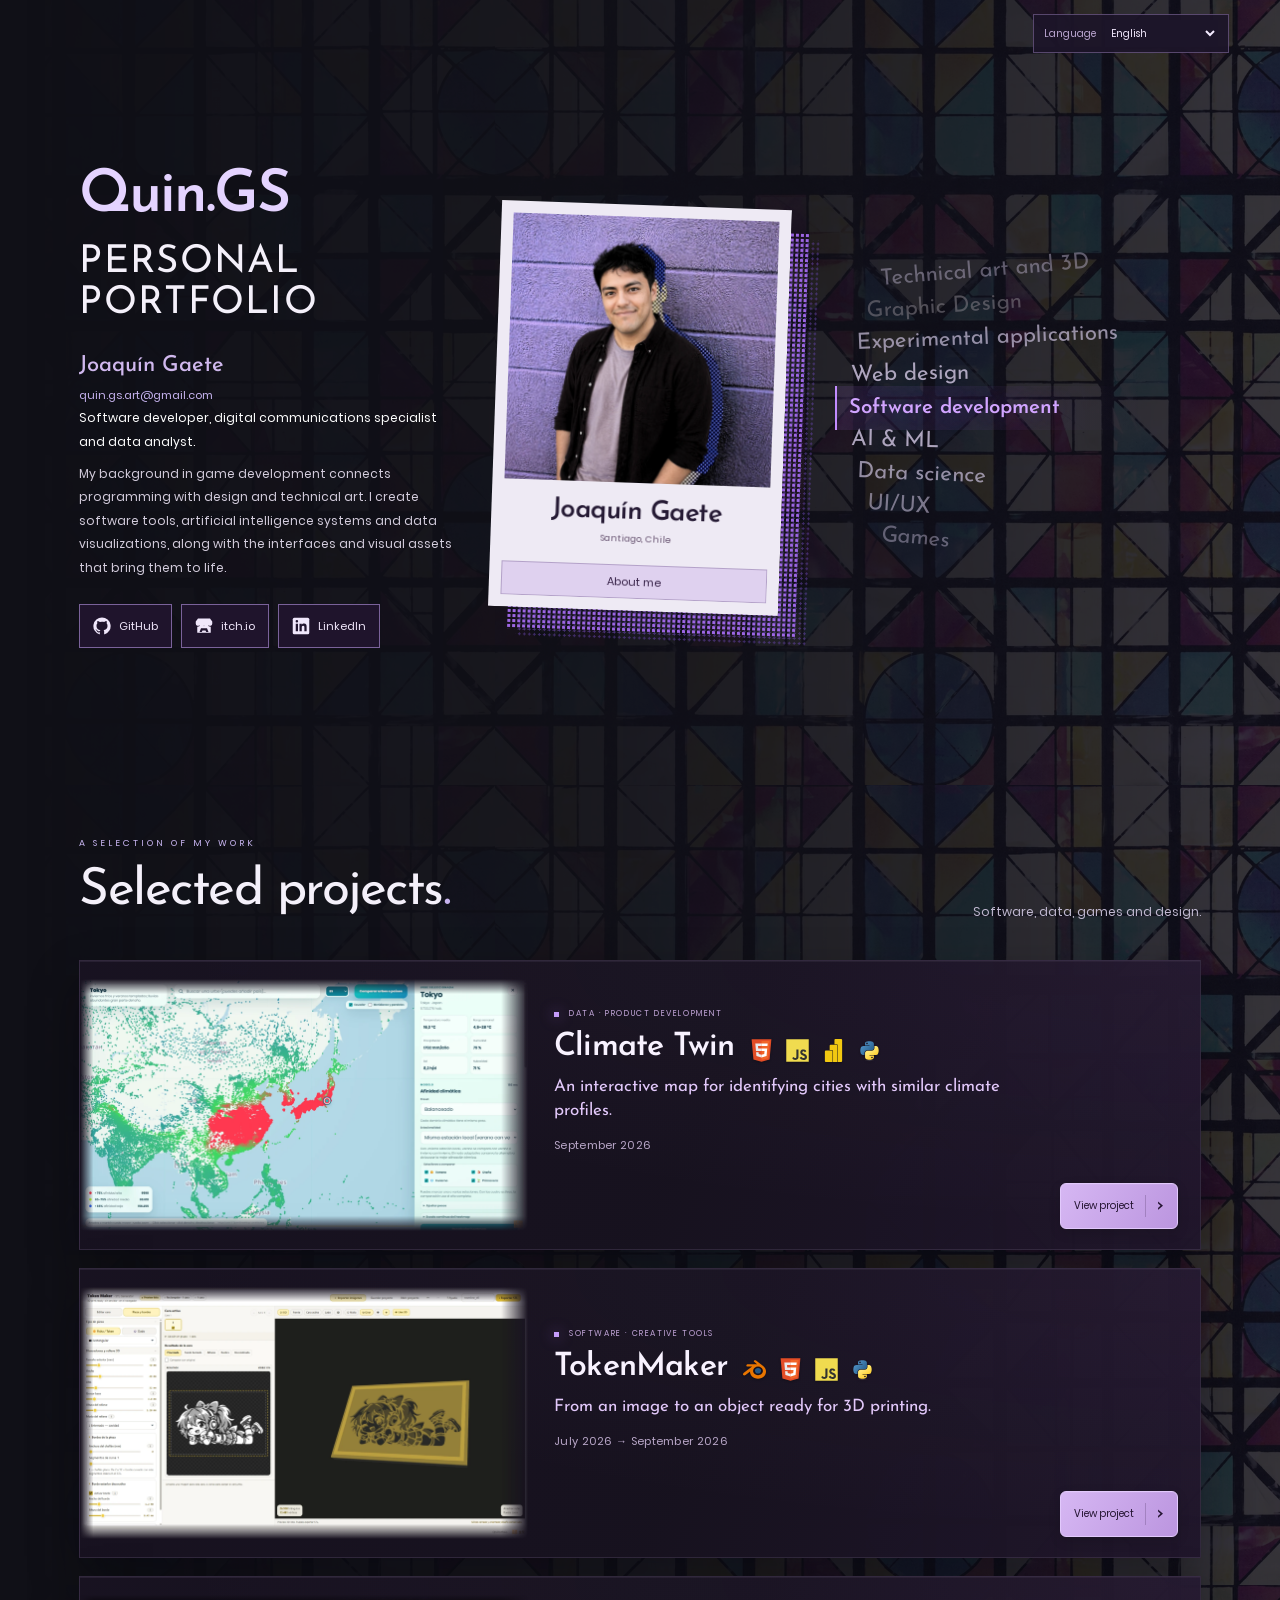
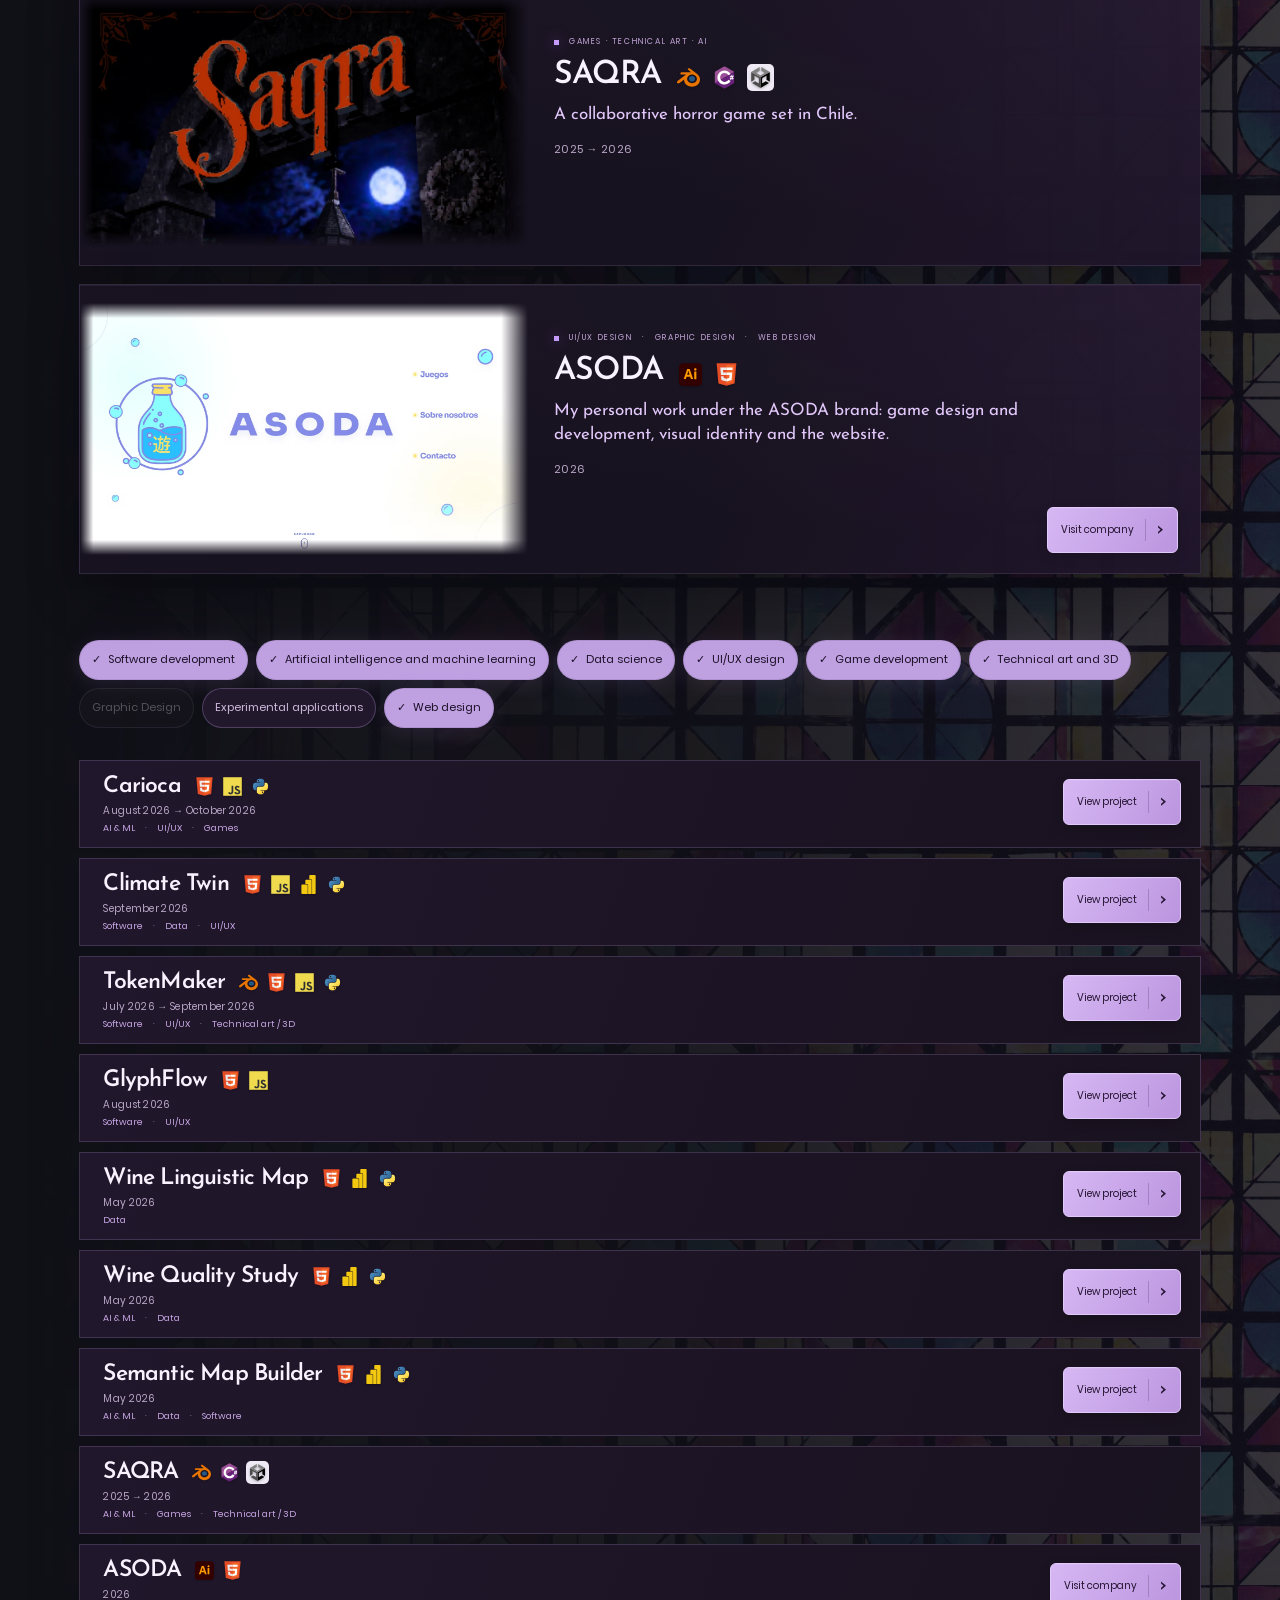
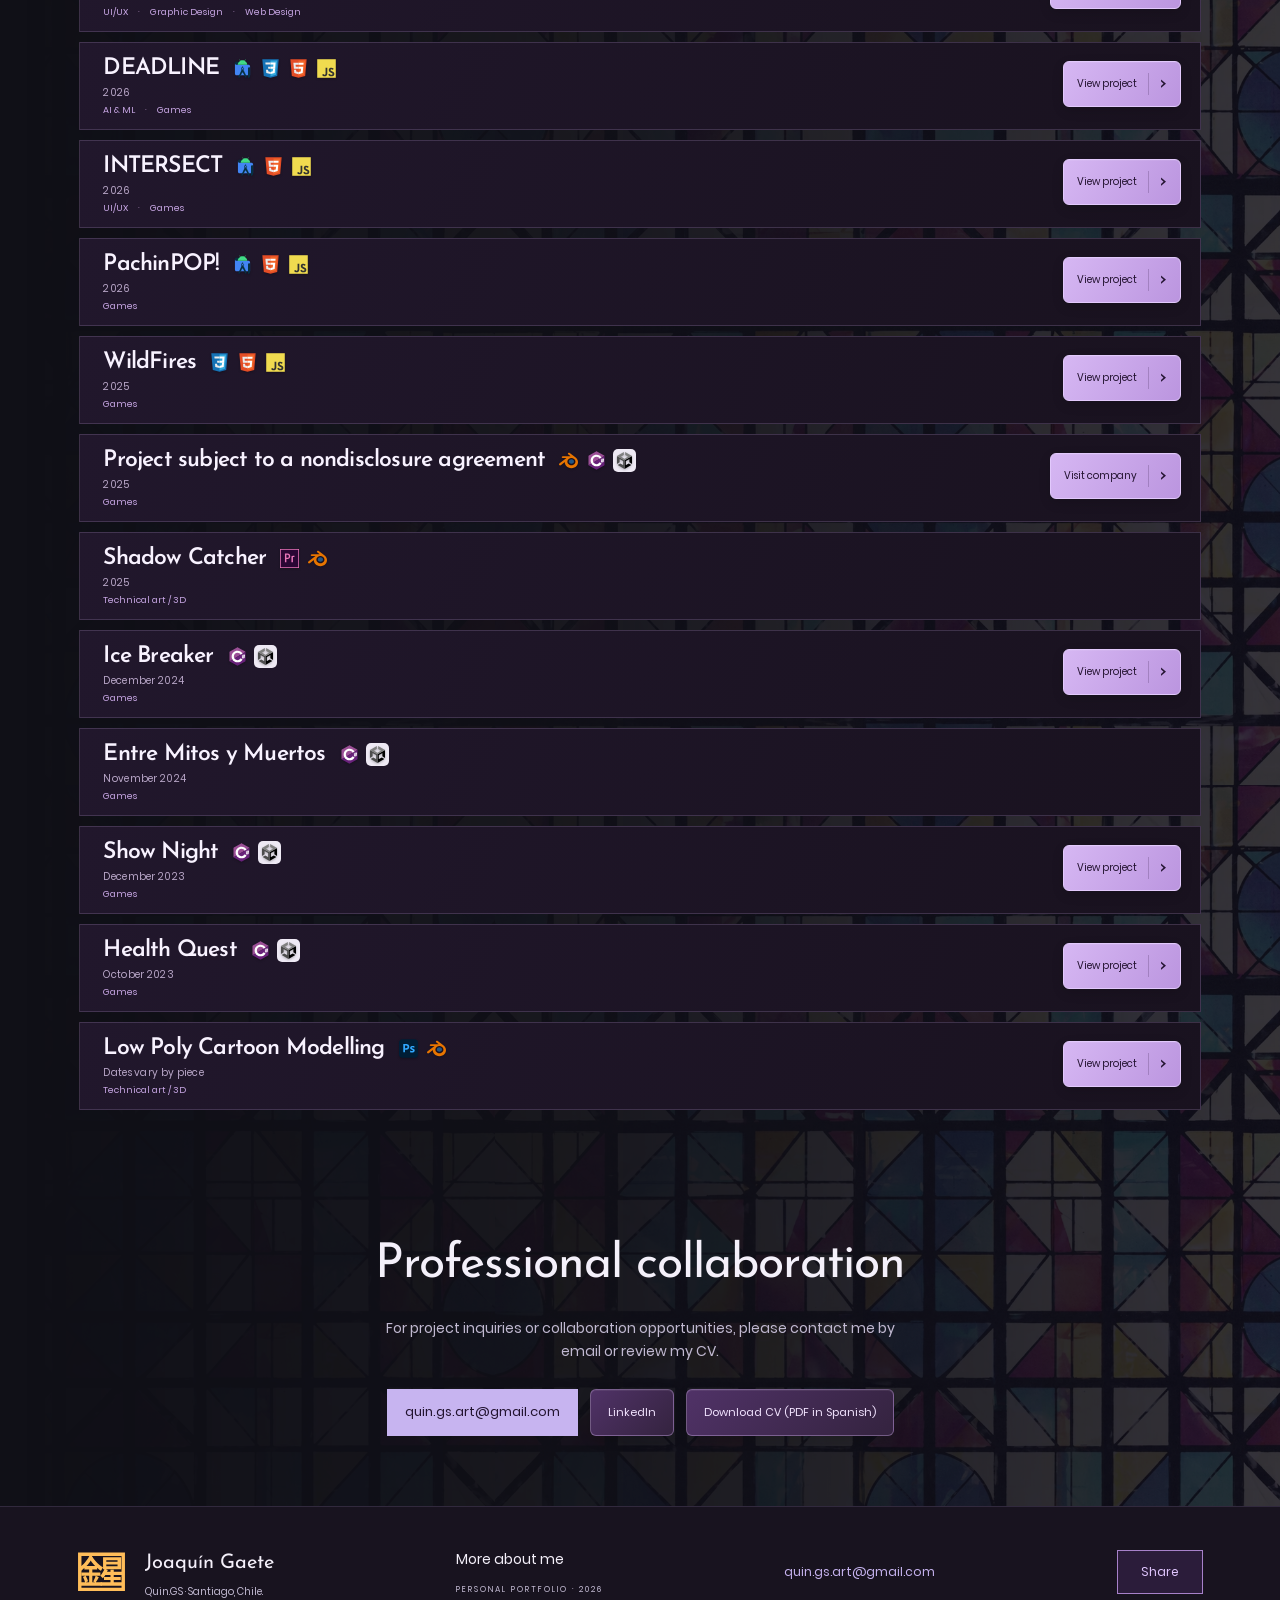
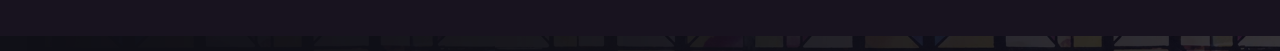
<file: index.html>
<!DOCTYPE html>

<html lang="es">
<head>
<meta charset="utf-8"/><meta content="width=device-width, initial-scale=1, viewport-fit=cover" name="viewport"/>
<title data-i18n="text.001">Quin.GS · Joaquín Gaete</title>
<meta content="Quin.GS, portafolio de Joaquín Gaete. Desarrollo de software, videojuegos, análisis de datos y diseño." data-i18n-content="text.077" name="description"/>
<meta name="theme-color" content="#101017"/><meta property="og:type" content="website"/><meta property="og:title" content="Quin.GS · Joaquín Gaete"/><meta property="og:description" content="Quin.GS, portafolio de Joaquín Gaete. Desarrollo de software, videojuegos, análisis de datos y diseño." data-i18n-content="text.077"/><meta property="og:image" content="https://kingaetes.github.io/Qn.Portfolio/assets/portrait.webp"/><meta property="og:url" content="https://kingaetes.github.io/Qn.Portfolio/"/><meta name="twitter:card" content="summary"/><link href="assets/kinsei.svg" rel="icon" type="image/svg+xml"/><link href="styles.css" rel="stylesheet"/><link href="interacciones.css" rel="stylesheet"/><link href="portada.css" rel="stylesheet"/><script defer="" src="i18n/catalog.generated.js"></script><script defer="" src="i18n/i18n.js"></script><script defer="" src="interacciones.js"></script>
<link href="i18n/i18n.css" rel="stylesheet"/><script defer="" src="projects.js"></script><script defer="" src="details.js"></script><script defer="" src="project-panels.js"></script><link href="project-panels.css" rel="stylesheet"/><link href="project-art-direction.css" rel="stylesheet"/><link href="catalog-refinement.css" rel="stylesheet"/><link href="mobile.css" rel="stylesheet"/></head>
<body class="landing">
<a class="skip" data-i18n="text.002" href="#contenido"></a>
<header aria-hidden="true" class="scroll-nav" id="scroll-nav" inert=""><button aria-controls="header-areas" aria-expanded="false" class="menu-toggle"><span data-i18n="text.003"></span><span data-i18n="text.004"></span></button><nav aria-label="" data-i18n-aria-label="text.078" id="header-areas"><a data-i18n="text.005" href="explorar.html?area=software"></a><a data-i18n="area.ia.short" href="explorar.html?area=ia"></a><a data-i18n="text.171" href="explorar.html?area=datos"></a><a data-i18n="area.ux.short" href="explorar.html?area=ux"></a><a data-i18n="area.juegos.short" href="explorar.html?area=juegos"></a><a data-i18n="text.176" href="explorar.html?area=3d"></a><a aria-disabled="true" data-disabled-area="grafico" data-i18n="text.178" tabindex="-1"></a><a data-i18n="area.apps" href="explorar.html?area=apps"></a><a data-i18n="area.web" href="explorar.html?area=web"></a></nav></header>
<div aria-hidden="true" class="gam page-gam"></div><main id="contenido">
<section aria-labelledby="nombre" class="hero">
<div class="hero-inner">
<div class="intro">
<p class="portfolio-name" data-i18n="text.012"></p><p class="portfolio-title" data-i18n="text.091"></p>
<div class="identity"><h1 data-i18n="text.015" id="nombre"></h1><a class="contact-email" data-i18n="contact.email" href="mailto:quin.gs.art@gmail.com"></a></div>
<p class="bio"><strong data-i18n="text.016"></strong><span data-i18n="text.017"></span></p>
<div aria-label="" class="socials" data-i18n-aria-label="text.079"><a href="https://github.com/KinGaetes" rel="noopener" target="_blank"><svg aria-hidden="true" viewbox="0 0 24 24"><path d="M12 .7a11.5 11.5 0 0 0-3.64 22.41c.58.11.79-.25.79-.55v-2.14c-3.21.7-3.89-1.36-3.89-1.36-.52-1.34-1.28-1.7-1.28-1.7-1.05-.72.08-.71.08-.71 1.16.08 1.77 1.19 1.77 1.19 1.03 1.77 2.7 1.26 3.36.97.1-.75.4-1.26.73-1.55-2.56-.29-5.25-1.28-5.25-5.69 0-1.26.45-2.29 1.19-3.1-.12-.29-.52-1.46.11-3.05 0 0 .97-.31 3.16 1.18A11 11 0 0 1 12 6.21c.98 0 1.96.13 2.88.39 2.19-1.49 3.15-1.18 3.15-1.18.63 1.59.24 2.76.12 3.05.74.81 1.18 1.84 1.18 3.1 0 4.42-2.69 5.39-5.26 5.68.42.36.79 1.06.79 2.14v3.17c0 .3.21.67.8.55A11.5 11.5 0 0 0 12 .7Z" fill="currentColor"></path></svg><span data-i18n="text.018"></span></a><a href="https://quin-gs.itch.io/" rel="noopener" target="_blank"><svg aria-hidden="true" viewbox="0 0 24 24"><path d="M4 2h16l3 4v3a3 3 0 0 1-5 2 3 3 0 0 1-6 0 3 3 0 0 1-6 0 3 3 0 0 1-5-2V6zm-1 11a4 4 0 0 0 3-1 4 4 0 0 0 6 0 4 4 0 0 0 6 0 4 4 0 0 0 3 1v8H3z" fill="currentColor"></path><path d="M8 15h8l2 5h-3l-1-2h-4l-1 2H6z" fill="#21152f"></path></svg><span data-i18n="text.019"></span></a><a href="https://www.linkedin.com/in/joaqu%C3%ADn-gaete-9970b5322/" rel="noopener" target="_blank"><svg aria-hidden="true" viewbox="0 0 24 24"><rect fill="currentColor" height="22" rx="2" width="22" x="1" y="1"></rect><path d="M5 9h3v10H5zm1.5-5a1.7 1.7 0 1 1 0 3.4 1.7 1.7 0 0 1 0-3.4M10 9h3v1.4c.7-1 1.5-1.7 3-1.7 3 0 3.5 2 3.5 4.6V19h-3v-5c0-1.3 0-2.5-1.6-2.5s-1.9 1.2-1.9 2.4V19h-3z" fill="#21152f"></path></svg><span data-i18n="text.020"></span></a></div>
</div>
<div class="portrait" id="portrait">
<div aria-hidden="true" class="photo-shadow"></div><div class="photo-parallax"><div class="photo-card" id="photo-card">
<div class="photo-front photo-face" id="photo-front">
<button aria-label="" class="photo-flip-surface" data-i18n-aria-label="text.080" id="flip-photo">
<img alt="" data-i18n-alt="text.015" fetchpriority="high" height="1080" src="assets/portrait.webp" width="1080"/>
<span class="photo-caption"><span data-i18n="text.015"></span><span data-i18n="text.021"></span></span>
</button>
<a class="photo-about" data-i18n="text.022" href="explorar.html?area=sobre-mi"></a>
</div>
<div aria-hidden="true" class="photo-back photo-face" id="photo-back" inert="">
<p class="back-brand"><span data-i18n="text.012"></span><img alt="" data-i18n-alt="text.081" src="assets/kinsei.svg"/></p>
<p class="back-name" data-i18n="text.015"></p>
<p class="back-roles"><span data-i18n="text.023"></span><br/><span data-i18n="text.024"></span><br/><span data-i18n="text.025"></span></p>
<p class="back-location" data-i18n="text.021"></p>
<button class="primary-button" id="read-cv"><span data-i18n="text.026"></span><span></span></button>
<button aria-label="" class="flip-return" data-i18n-aria-label="text.082" id="flip-back">↶</button>
</div>
</div></div>
</div>
<nav aria-label="" class="wheel-section" data-i18n-aria-label="text.083"><div aria-label="" class="option-wheel" data-i18n-aria-label="text.078" id="option-wheel" tabindex="0"><a class="wheel-item" data-active="true" data-key="software" href="explorar.html?area=software"><span data-i18n="text.005" data-label-full="text.005" data-label-short="text.005"></span></a><a class="wheel-item" data-active="false" data-key="ia" href="explorar.html?area=ia"><span data-i18n="area.ia.short" data-label-full="area.ia.short" data-label-short="area.ia.short"></span></a><a class="wheel-item" data-active="false" data-key="datos" href="explorar.html?area=datos"><span data-i18n="text.171" data-label-full="text.171" data-label-short="text.171"></span></a><a class="wheel-item" data-active="false" data-key="ux" href="explorar.html?area=ux"><span data-i18n="text.008" data-label-full="text.008" data-label-short="area.ux.short"></span></a><a class="wheel-item" data-active="false" data-key="juegos" href="explorar.html?area=juegos"><span data-i18n="text.174" data-label-full="text.174" data-label-short="area.juegos.short"></span></a><a class="wheel-item" data-active="false" data-key="3d" href="explorar.html?area=3d"><span data-i18n="text.176" data-label-full="text.176" data-label-short="text.176"></span></a><a aria-disabled="true" class="wheel-item" data-active="false" data-disabled-area="grafico" data-key="grafico" tabindex="-1"><span data-i18n="text.178" data-label-full="text.178" data-label-short="text.178"></span></a><a class="wheel-item" data-active="false" data-key="apps" href="explorar.html?area=apps"><span data-i18n="area.apps" data-label-full="area.apps" data-label-short="area.apps"></span></a><a class="wheel-item" data-active="false" data-key="web" href="explorar.html?area=web"><span data-i18n="area.web" data-label-full="area.web" data-label-short="area.web"></span></a></div></nav>
</div>
</section>
<section aria-labelledby="seleccion" class="selected">
<div class="section-heading"><div><p class="eyebrow" data-i18n="text.028"></p><h2 id="seleccion"><span data-i18n="text.029"></span><span>.</span></h2></div><p data-i18n="text.030"></p></div>
<div class="projects" id="featured-projects"></div>
<section id="inline-catalog"></section>
</section>
<section aria-labelledby="contacto" class="contact-cta"><h2 data-i18n="contact.title" id="contacto"></h2><p data-i18n="contact.text"></p><div class="contact-actions"><a class="primary-button" href="mailto:quin.gs.art@gmail.com"><span class="contact-email" data-i18n="contact.email"></span></a><a class="project-action" data-i18n="text.020" href="https://www.linkedin.com/in/joaqu%C3%ADn-gaete-9970b5322/" rel="noopener" target="_blank"></a><a class="project-action" data-i18n="cv.download" href="assets/CV_JoaquinGaete.pdf" rel="noopener" target="_blank"></a></div></section></main>
<footer><div class="footer-brand"><img alt="" data-i18n-alt="text.081" src="assets/kinsei.svg"/><p><span data-i18n="text.015"></span><span data-i18n="text.049"></span></p></div><div><a data-i18n="text.050" href="explorar.html?area=sobre-mi"></a><small data-i18n="text.051"></small></div><a class="contact-email footer-email" data-i18n="contact.email" href="mailto:quin.gs.art@gmail.com"></a></footer>
<dialog aria-labelledby="cv-title" id="cv-dialog">
<div class="cv-header"><div><p class="eyebrow" data-i18n="text.052"></p><h2 data-i18n="text.015" id="cv-title"></h2><p data-i18n="text.021"></p></div><button aria-label="" autofocus="" class="close-dialog" data-i18n="text.053" data-i18n-aria-label="text.089" id="close-cv"></button></div>
<div class="cv-body">
<a class="primary-button cv-download" href="assets/CV_JoaquinGaete.pdf" rel="noopener" target="_blank"><span data-i18n="cv.download"></span><span data-i18n="text.055"></span></a>
<section aria-labelledby="summary-title" class="cv-summary"><h3 data-i18n="text.056" id="summary-title"></h3><p data-i18n="text.057"></p>
<dl><div><dt data-i18n="text.058"></dt><dd data-i18n="text.059"></dd></div><div><dt data-i18n="text.060"></dt><dd data-i18n="text.061"></dd></div><div><dt data-i18n="text.062"></dt><dd data-i18n="text.063"></dd></div></dl></section>
<section aria-labelledby="cert-title" class="cv-certificates"><div class="cert-heading"><h3 data-i18n="text.064" id="cert-title"></h3><span data-i18n="text.065"></span></div><p class="cert-source" data-i18n="text.066"></p>
<div aria-label="" class="credential-scroll" data-i18n-aria-label="text.090" role="region" tabindex="0">
<article><span data-i18n="text.067"></span><h4 data-i18n="text.068"></h4></article>
<article><span data-i18n="text.067"></span><h4 data-i18n="text.069"></h4></article>
<article><span data-i18n="text.070"></span><h4 data-i18n="text.071"></h4></article>
<article><span data-i18n="text.072"></span><h4 data-i18n="text.073"></h4></article>
<article><span data-i18n="text.074"></span><h4 data-i18n="text.075"></h4></article>
</div>
<a class="linkedin-credentials" data-i18n="text.076" href="https://www.linkedin.com/in/joaqu%C3%ADn-gaete-9970b5322/details/certifications/" rel="noopener" target="_blank"></a>
</section>
</div>
</dialog>
</body></html>
</file>
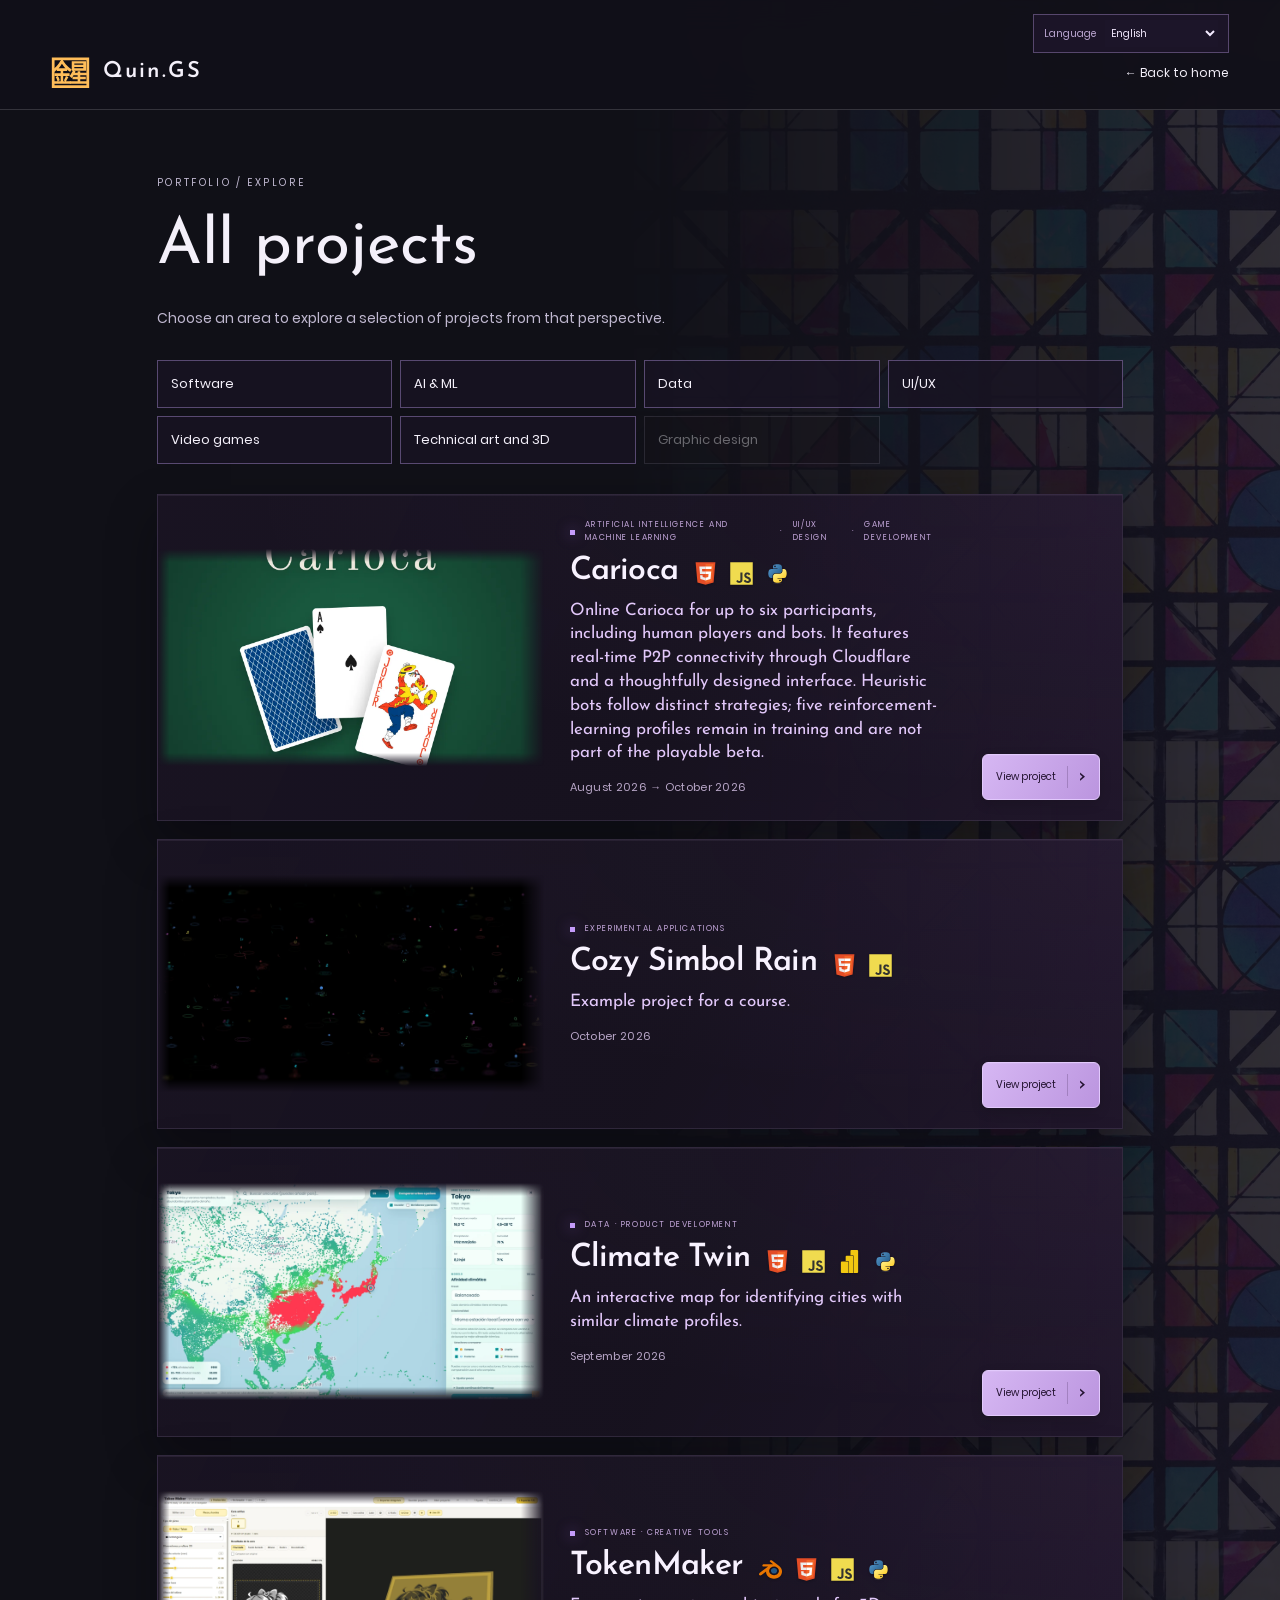
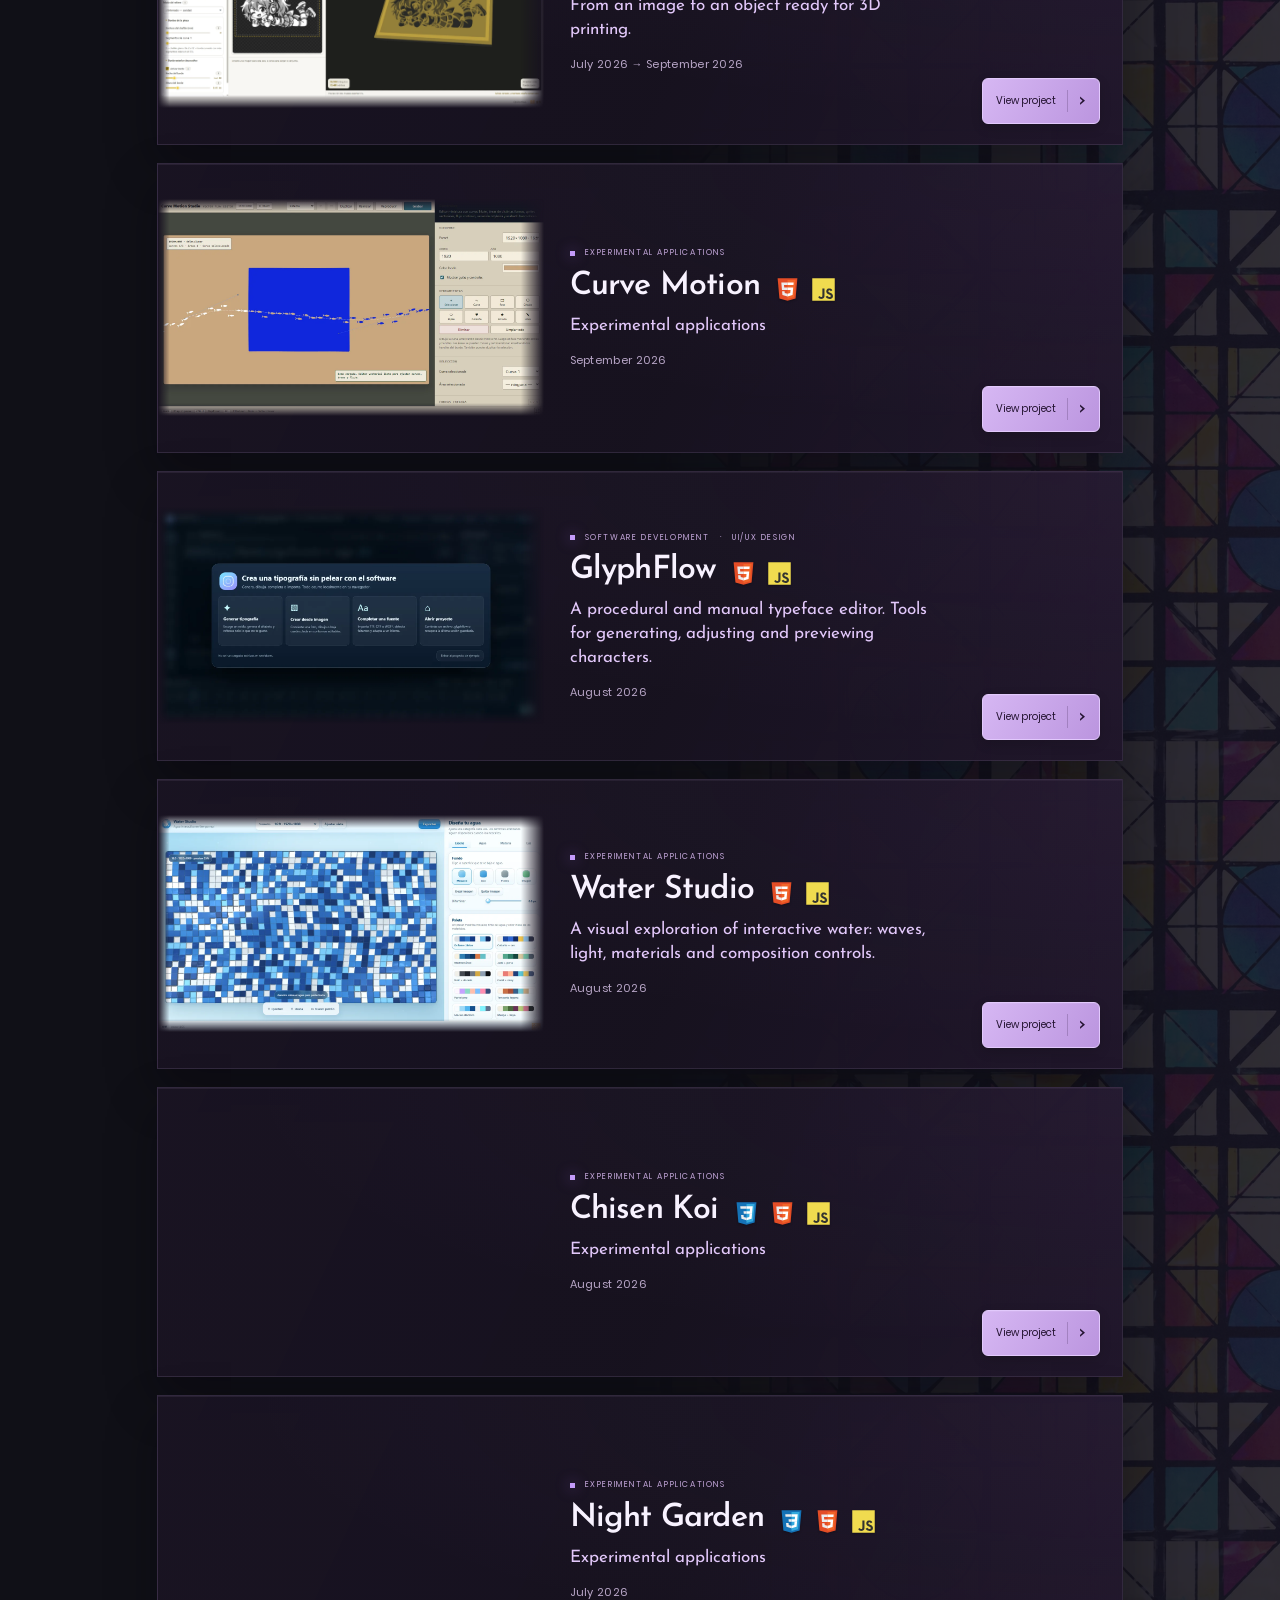
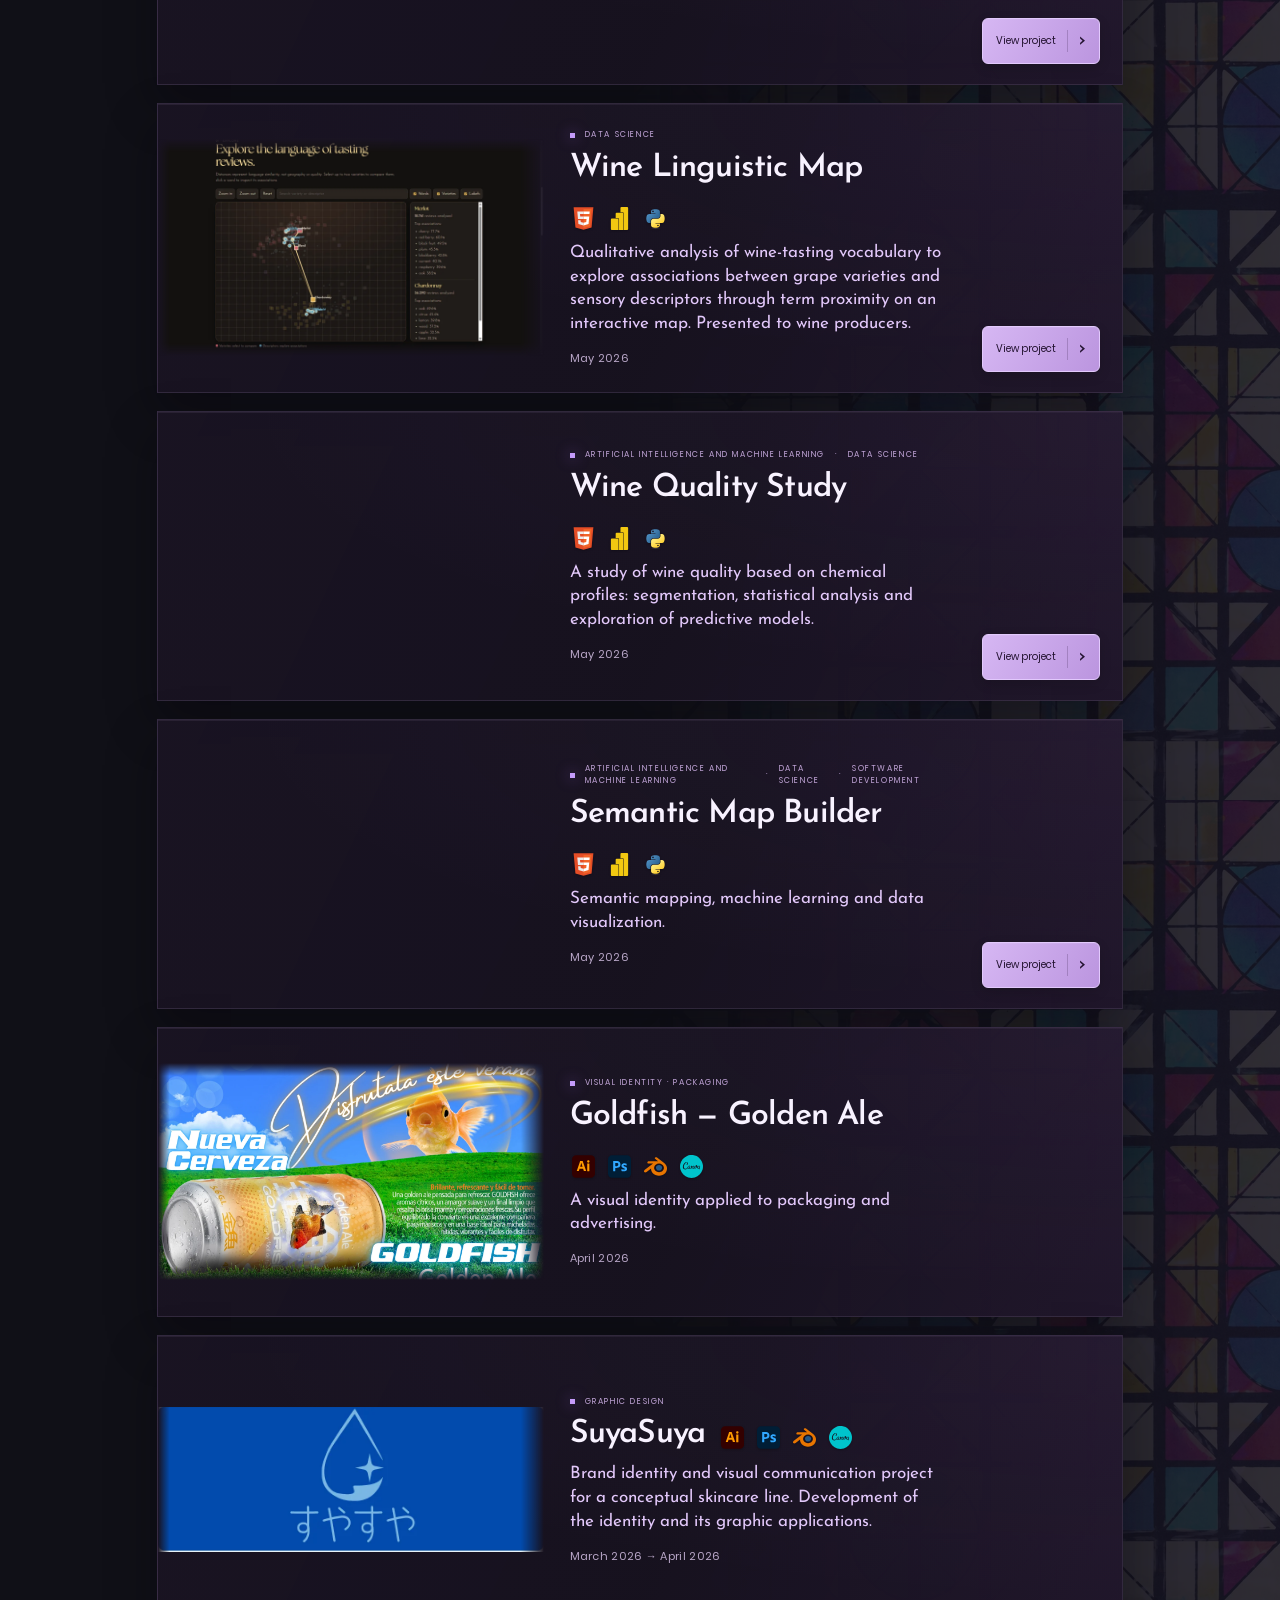
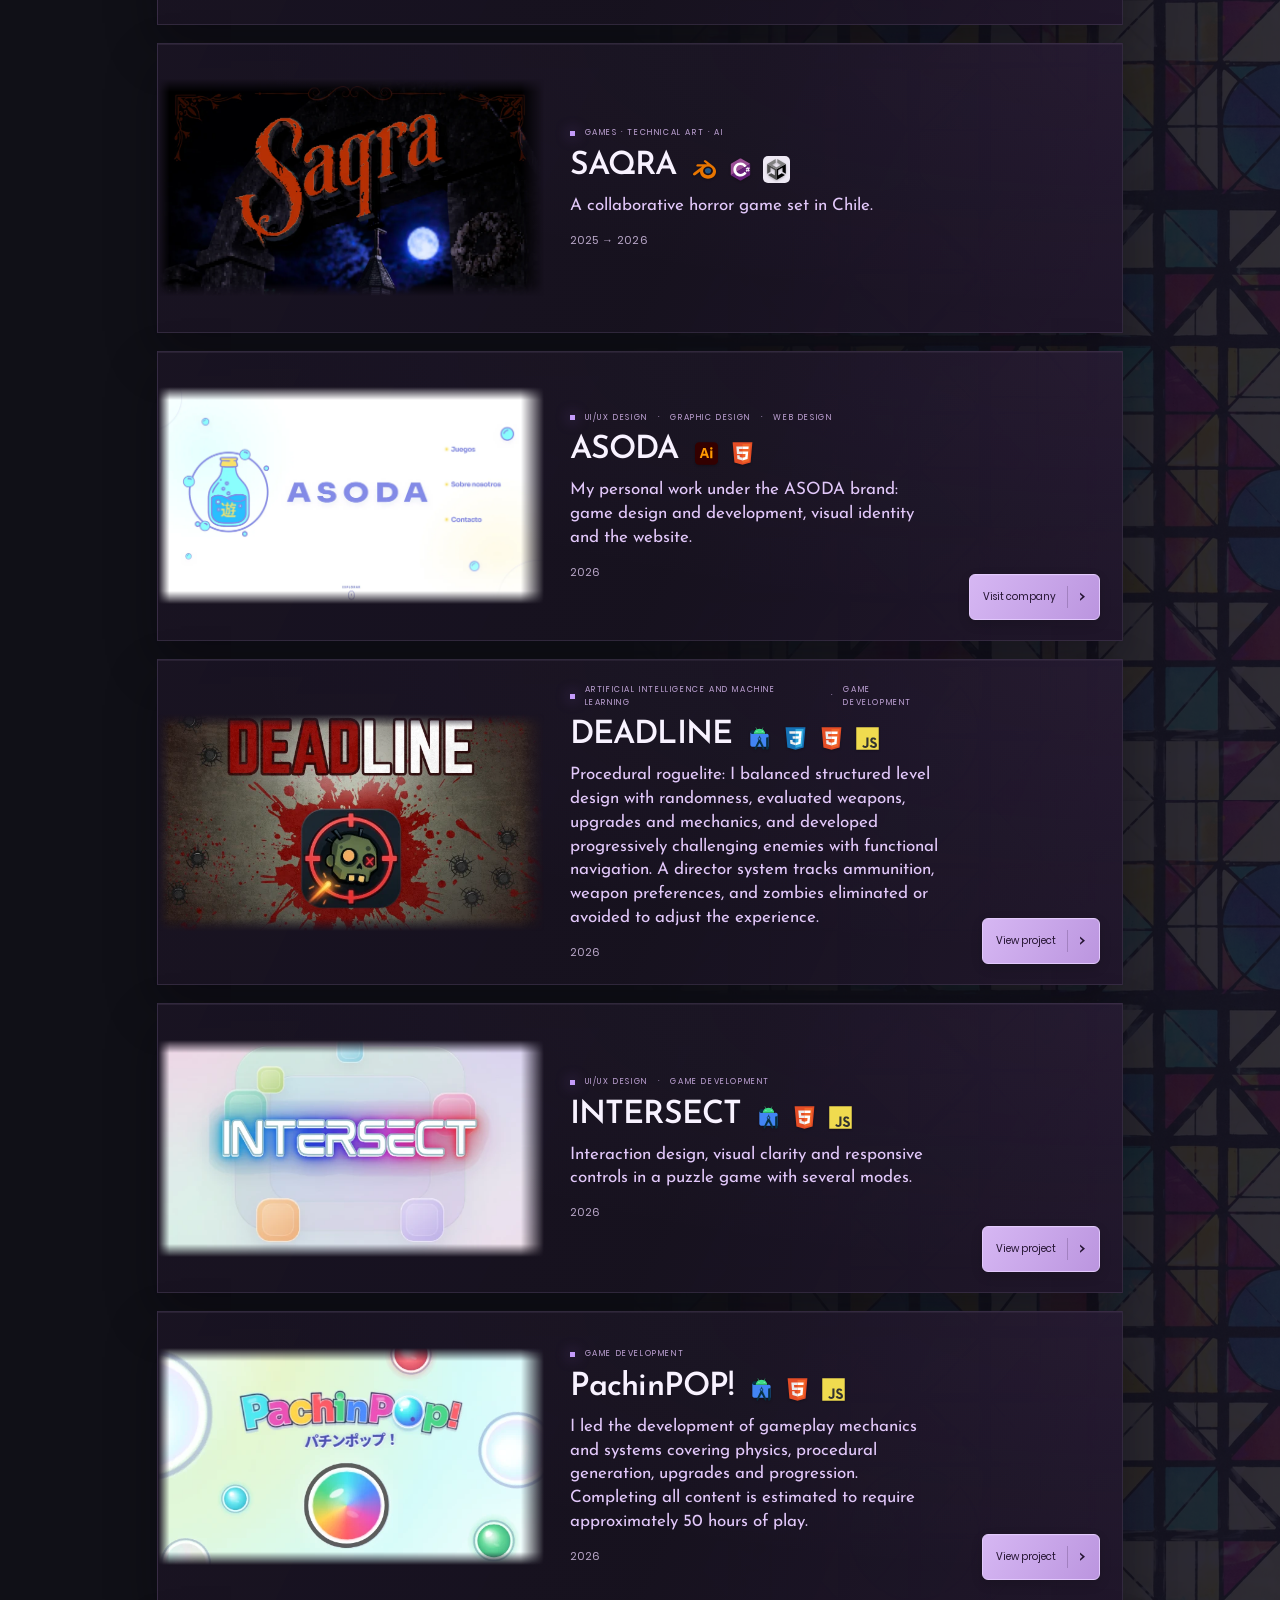
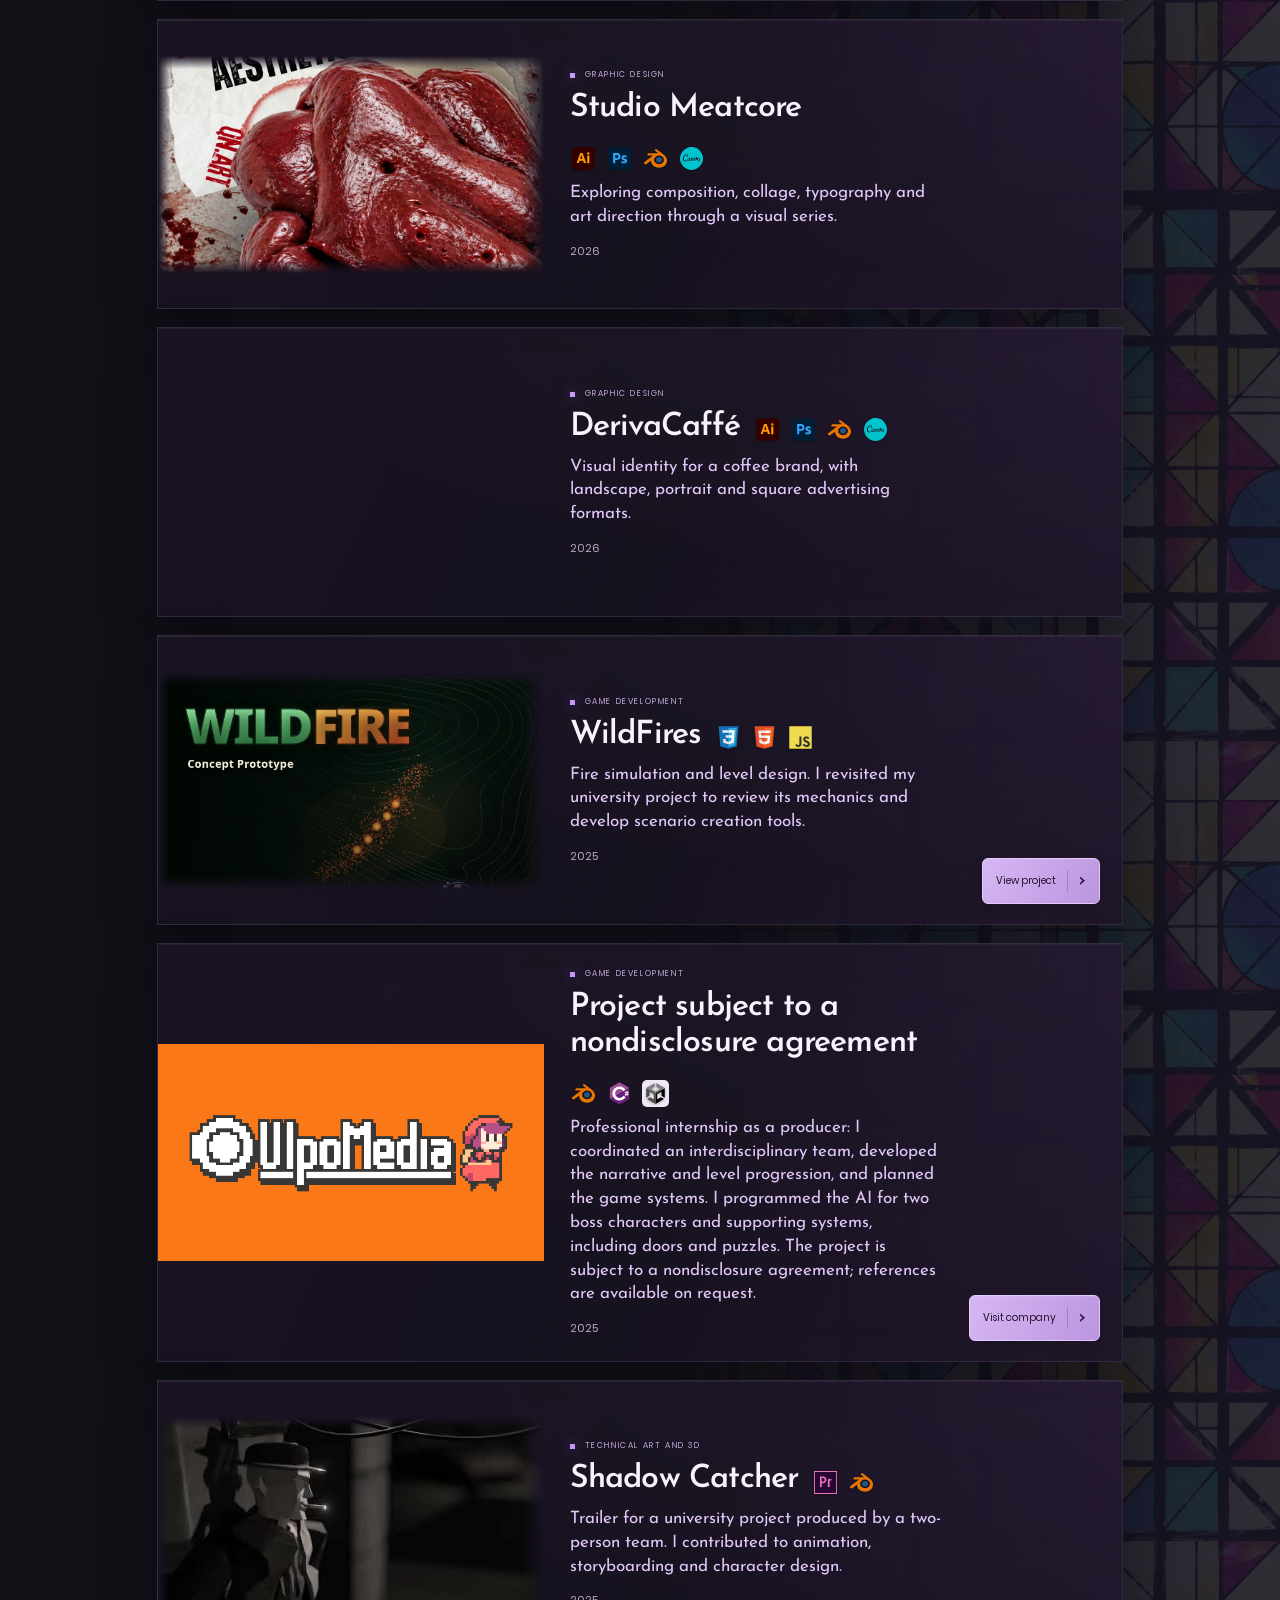
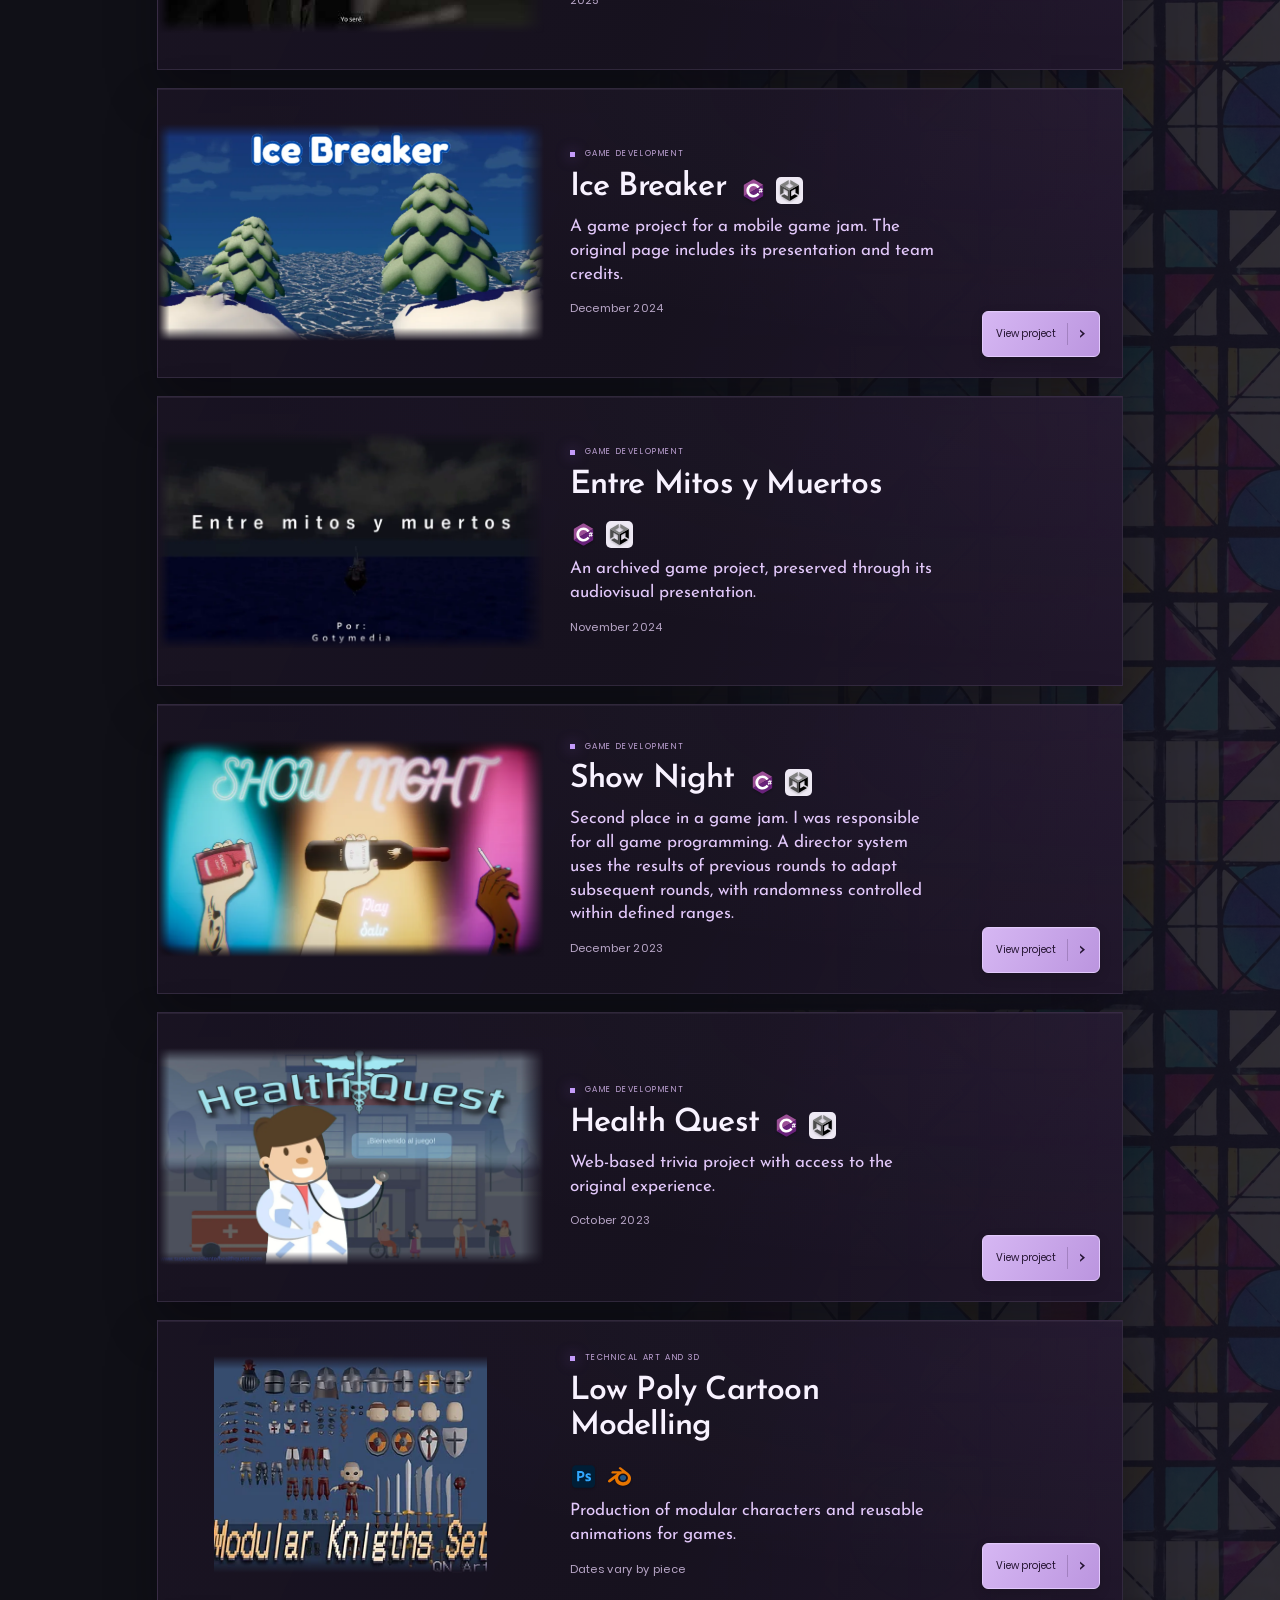
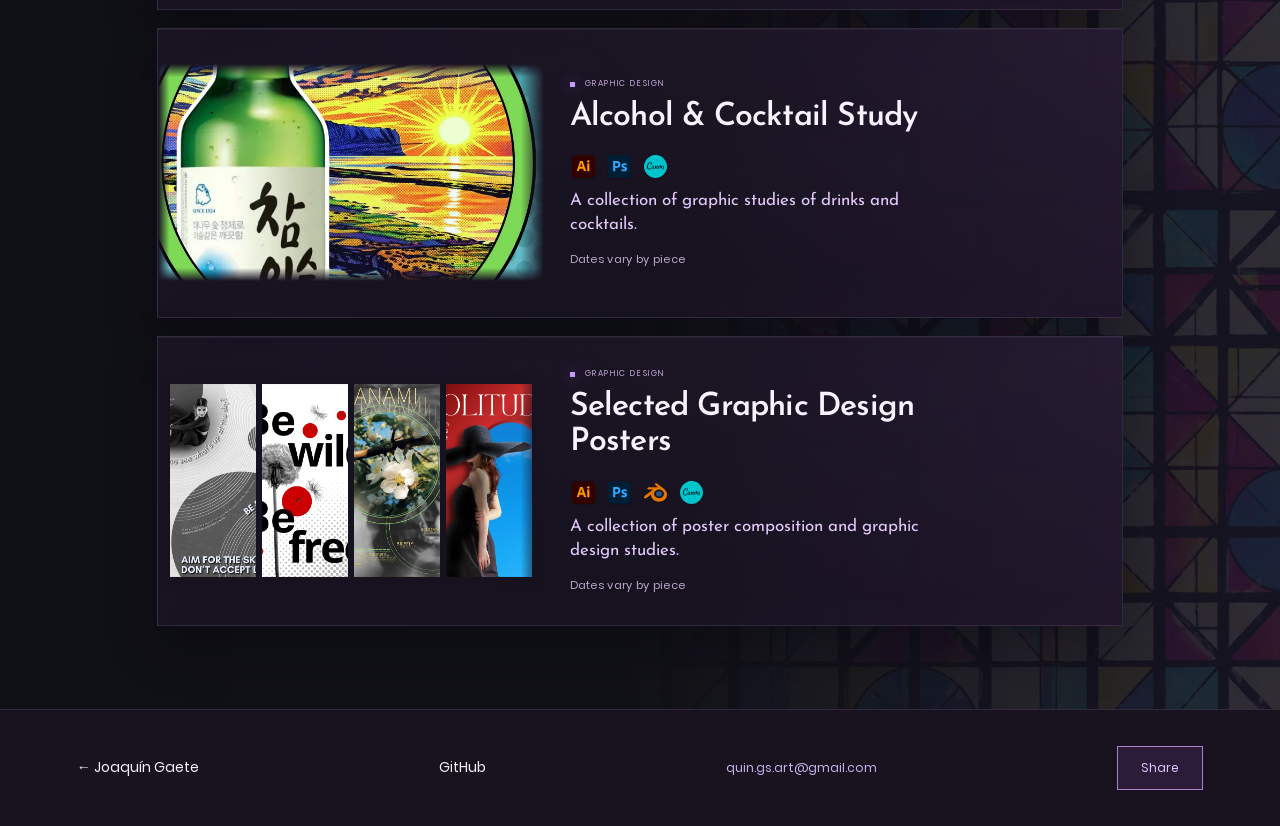
<file: explorar.html>
<!DOCTYPE html>

<html lang="es"><head><meta charset="utf-8"/><meta content="width=device-width,initial-scale=1, viewport-fit=cover" name="viewport"/><title data-i18n="text.092"></title><link href="assets/kinsei.svg" rel="icon"/><link href="styles.css" rel="stylesheet"/><script defer="" src="i18n/catalog.generated.js"></script><script defer="" src="i18n/i18n.js"></script><script defer="" src="projects.js"></script><script defer="" src="details.js"></script><script defer="" src="project-panels.js"></script><script defer="" src="explorar.js"></script><link href="i18n/i18n.css" rel="stylesheet"/><link href="project-panels.css" rel="stylesheet"/><link href="project-art-direction.css" rel="stylesheet"/><link href="catalog-refinement.css" rel="stylesheet"/><link href="mobile.css" rel="stylesheet"/></head>
<body><a class="skip" data-i18n="text.002" href="#contenido"></a><header class="topbar"><a class="signature" href="index.html"><img alt="" data-i18n-alt="text.081" src="assets/kinsei.svg"/><span data-i18n="text.012"></span></a><nav aria-label="" data-i18n-aria-label="text.104"><a data-i18n="text.093" href="index.html"></a></nav></header><main class="directory" id="contenido"><p class="eyebrow" data-i18n="text.094"></p><h1 data-i18n="text.095" id="titulo"></h1><p data-i18n="text.096" id="descripcion"></p><nav aria-label="" class="area-links" data-i18n-aria-label="text.003"><a data-i18n="text.097" href="?area=software"></a><a data-i18n="text.098" href="?area=ia"></a><a data-i18n="text.099" href="?area=datos"></a><a data-i18n="text.100" href="?area=ux"></a><a data-i18n="text.009" href="?area=juegos"></a><a data-i18n="text.010" href="?area=3d"></a><a aria-disabled="true" data-disabled-area="grafico" data-i18n="text.011" tabindex="-1"></a></nav><div class="catalog-list" id="lista"></div></main><footer><a data-i18n="text.103" href="index.html"></a><a data-i18n="text.018" href="https://github.com/KinGaetes" rel="noopener" target="_blank"></a><a class="contact-email footer-email" data-i18n="contact.email" href="mailto:quin.gs.art@gmail.com"></a></footer></body></html>
</file>
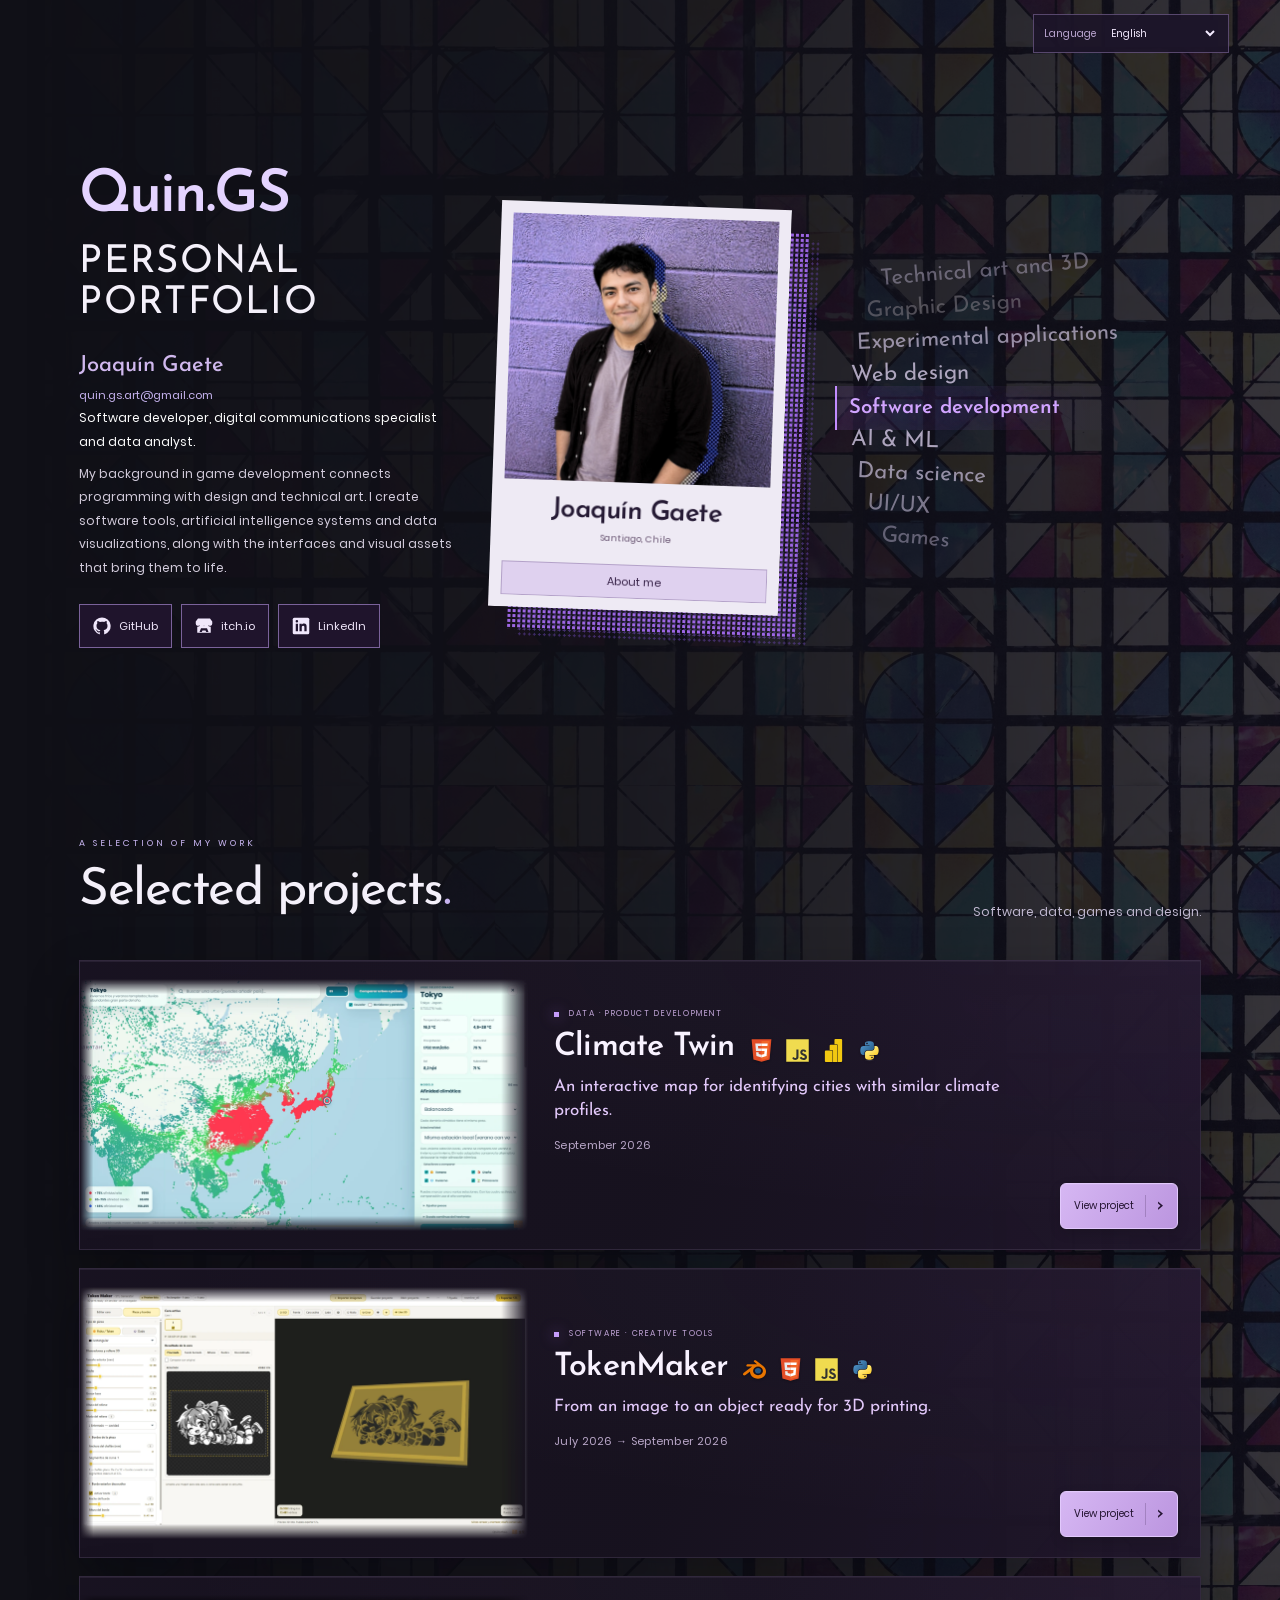
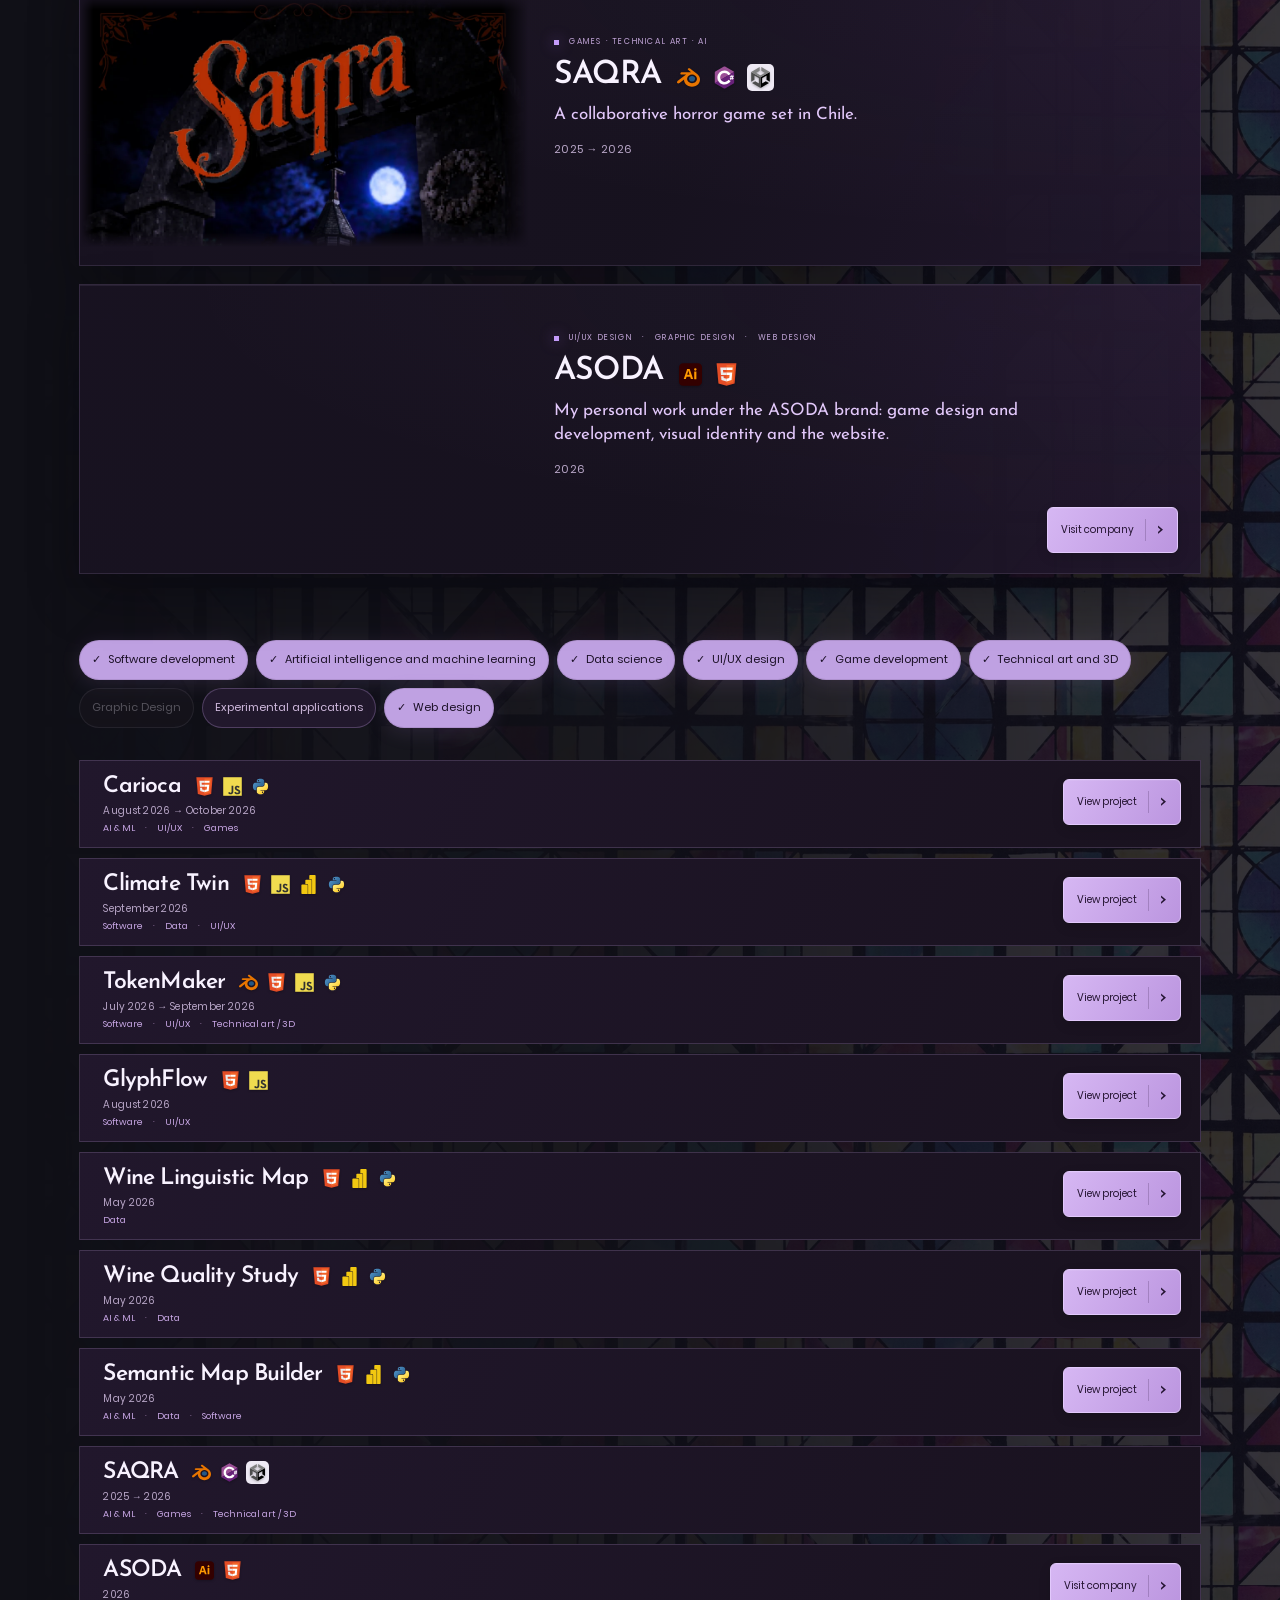
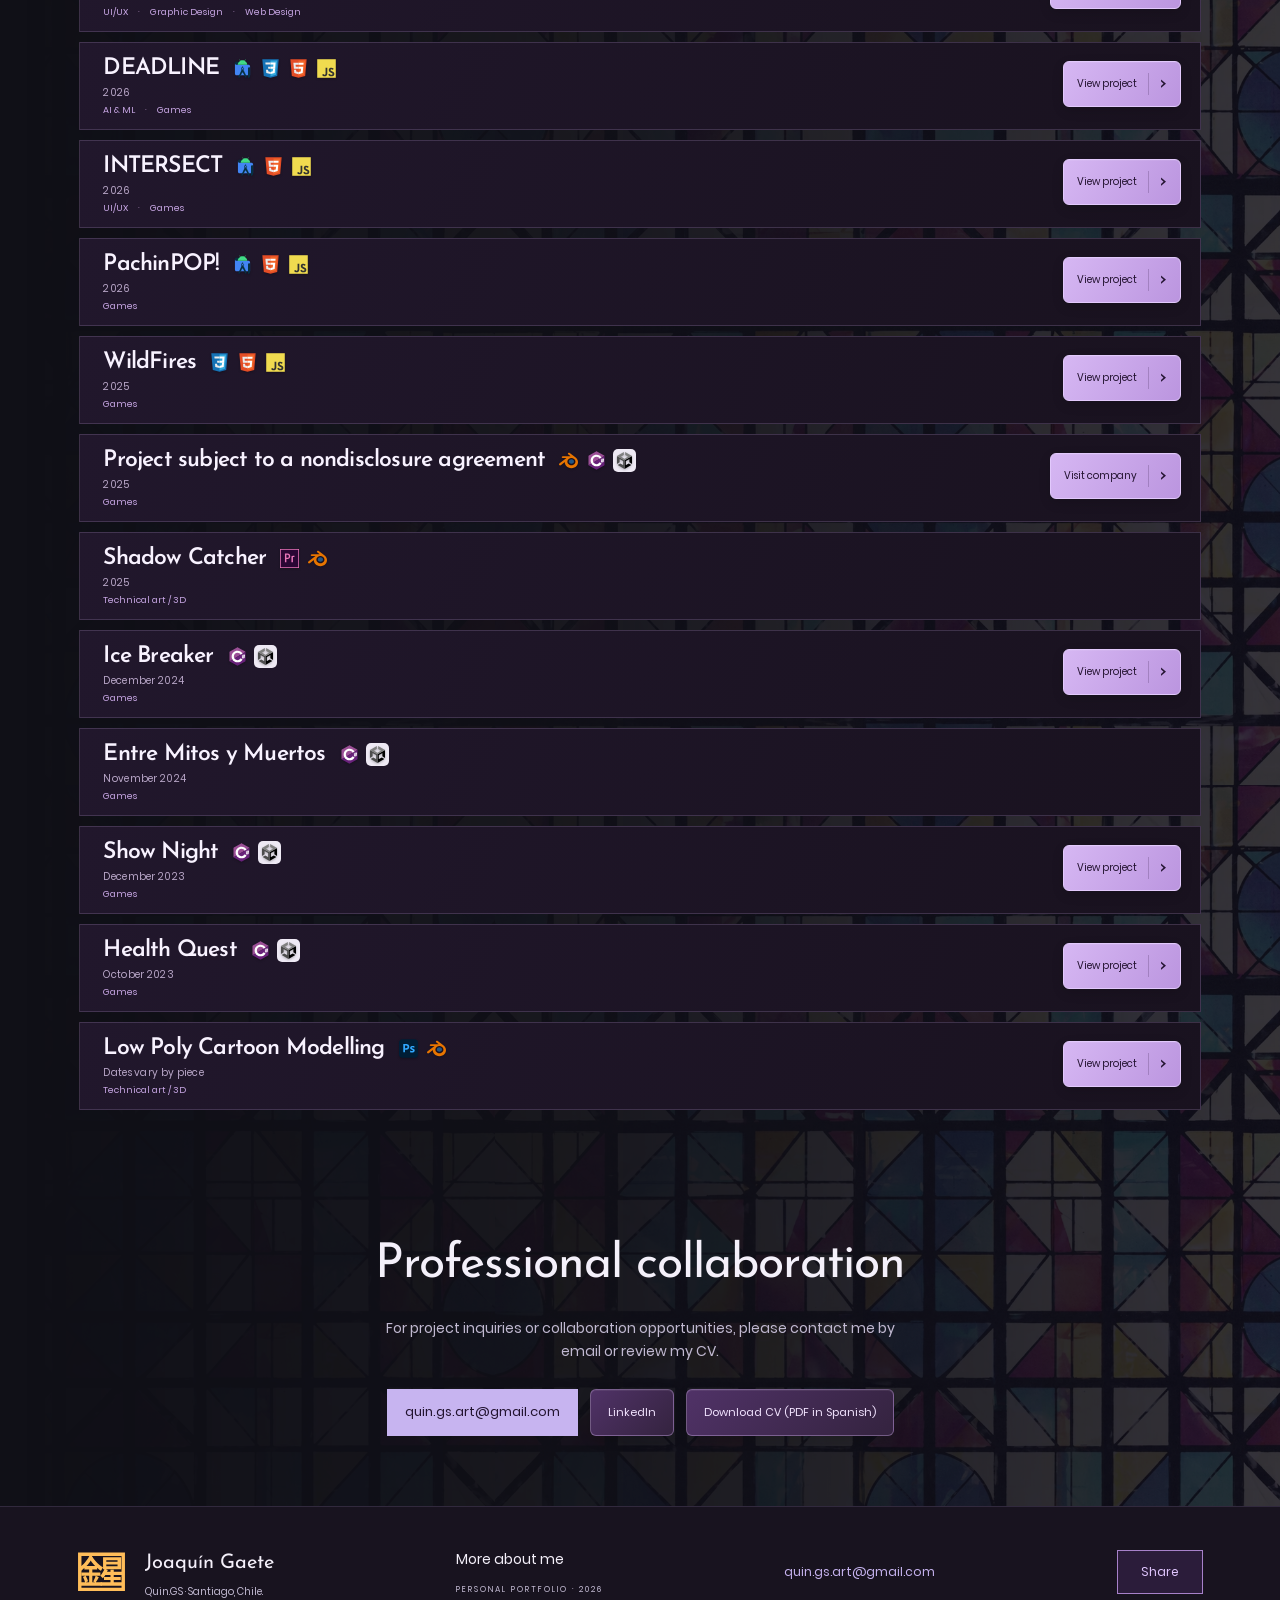
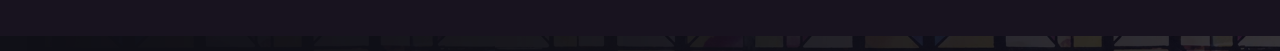
<file: proyecto.html>
<!DOCTYPE html>

<html lang="es"><head><script>const summaryURL=new URL('index.html',location.href);summaryURL.search=location.search;location.replace(summaryURL.href);</script><meta charset="utf-8"/><meta content="width=device-width,initial-scale=1, viewport-fit=cover" name="viewport"/><title data-i18n="text.001"></title><link href="assets/kinsei.svg" rel="icon"/><link href="styles.css" rel="stylesheet"/><link href="i18n/i18n.css" rel="stylesheet"/><link href="project-panels.css" rel="stylesheet"/><script defer="" src="i18n/catalog.generated.js"></script><script defer="" src="i18n/i18n.js"></script><script defer="" src="projects.js"></script><script defer="" src="details.js"></script><script defer="" src="project-panels.js"></script><link href="project-art-direction.css" rel="stylesheet"/><link href="catalog-refinement.css" rel="stylesheet"/><link href="mobile.css" rel="stylesheet"/></head>
<body><a class="skip" data-i18n="text.002" href="#project-detail"></a><main class="project-detail-page"><a class="panel-back" data-i18n="project.back" href="index.html?area=all"></a><section id="project-detail"></section></main><footer><a data-i18n="text.012" href="index.html"></a><a class="contact-email" data-i18n="contact.email" href="mailto:quin.gs.art@gmail.com"></a></footer></body></html>
</file>
<file: styles.css>
@font-face{font-family:Josefin;src:url('assets/josefin.ttf') format('truetype');font-display:swap;font-weight:100 700}@font-face{font-family:Poppins;src:url('assets/poppins.ttf') format('truetype');font-display:swap;font-weight:400}
:root{--bg:#101017;--text:#f4f0fa;--muted:#c1b9d1;--lav:#c7b4f0;--purple:#8d5ed9;--line:#ffffff26}*{box-sizing:border-box}html{scroll-behavior:smooth}body{margin:0;background:var(--bg);color:var(--text);font-family:Poppins,Arial,sans-serif;font-size:14px;line-height:1.65}a{color:inherit;text-decoration:none}a:focus-visible{outline:3px solid #ffbf58;outline-offset:6px}button,a{-webkit-tap-highlight-color:transparent}img{display:block;max-width:100%}h1,h2,h3,p,figure{margin:0}h1,h2,h3{font-family:Josefin,Arial,sans-serif}::selection{background:var(--lav);color:#15101e}.skip{position:fixed;top:-90px;left:15px;background:white;color:black;padding:12px;z-index:20}.skip:focus{top:10px}.topbar{height:82px;padding:0 5.5%;display:flex;align-items:center;justify-content:space-between;background:#111019f2;border-bottom:1px solid var(--line);position:sticky;top:0;z-index:10;backdrop-filter:blur(16px)}.signature{display:flex;align-items:center;gap:13px;font-family:Josefin,sans-serif;font-size:22px;font-weight:600;letter-spacing:2px}.signature img{width:39px;height:39px}.signature-small{font-size:12px;color:var(--lav);letter-spacing:1px}.edition{font-size:10px;letter-spacing:2.2px;color:var(--muted)}.topbar nav{display:flex;gap:28px;font-size:12px}.topbar nav a:hover{color:var(--lav)}.topbar nav span{color:var(--lav);margin-left:7px}.hero{position:relative;isolation:isolate;overflow:hidden;background:#101017}.gam{position:absolute;inset:0 0 auto;height:820px;z-index:-2;background:url('assets/gam.webp') center 31%/cover;filter:saturate(.65) contrast(1.35);opacity:.52}.hero:before{content:'';position:absolute;inset:0;z-index:-1;background:linear-gradient(90deg,#100e1bef 5%,#171024a6 48%,#17102430 85%),linear-gradient(0deg,#101017 4%,#10101700 65%),linear-gradient(#46277c33,#271c4d30)}.hero-inner{max-width:1440px;margin:auto;padding:58px 6.2% 30px;display:grid;grid-template-columns:1.12fr .88fr;column-gap:8%;align-items:center}.eyebrow{font-size:10px;letter-spacing:2.6px;font-weight:400;color:var(--lav);display:flex;align-items:center;gap:10px}.dot{height:6px;width:6px;background:var(--lav);display:inline-block}h1{margin-top:28px;line-height:.91;font-weight:400}h1>span:first-child{font-size:28px;letter-spacing:1px;display:block;margin-bottom:15px}h1 strong{font-size:clamp(80px,8.5vw,128px);font-weight:600;letter-spacing:-6px}.period{color:var(--lav)}.surname{font-size:clamp(50px,5.1vw,76px);letter-spacing:-3px;margin-left:15px}.lead{font-family:Josefin,sans-serif;font-size:29px;line-height:1.3;margin-top:24px}.lead em{font-style:normal;color:var(--lav)}.bio{max-width:470px;color:#d4cddd;margin-top:17px;font-size:13px;line-height:1.9}.socials{display:flex;gap:28px;margin-top:23px;font-size:12px}.socials a{border-bottom:1px solid #aa91c75e;padding-bottom:6px}.socials a:hover{color:#d9bbff;border-color:#d9bbff}.portrait{width:min(100%,350px);justify-self:center;transform:rotate(2deg);padding-top:5px}.photo-frame{background:#eeeaf4;padding:12px 12px 0;box-shadow:12px 13px 0 #824cbe,22px 23px 0 #b1a0d12e;border-radius:2px}.photo-frame img{aspect-ratio:1;object-fit:cover}.photo-frame figcaption{display:flex;justify-content:space-between;align-items:center;padding:16px 2px;color:#271c39;font-family:monospace;font-size:11px}.photo-frame figcaption span:first-child{font-weight:bold;letter-spacing:1px}.portrait-caption{display:block;text-align:right;margin-top:34px;font-size:9px;letter-spacing:2.6px;color:#e3d1ff}.area-block{grid-column:1/-1;margin-top:51px;padding-top:21px;border-top:1px solid #d1b9f55c}.area-heading{display:flex;align-items:center;justify-content:space-between;margin-bottom:13px}.area-heading h2{font-size:20px;font-weight:400}.area-heading>span{font-size:9px;letter-spacing:2px;color:var(--muted)}.area-links{display:grid;grid-template-columns:repeat(4,1fr);column-gap:25px}.area-links a{display:flex;justify-content:space-between;align-items:center;gap:12px;min-height:47px;border-bottom:1px solid var(--line);font-size:12px;transition:color .2s,background .2s}.area-links a span{color:var(--lav);font-size:18px}.area-links a:hover{color:#e2c8ff;background:#b79dde0d}.selected{max-width:1440px;margin:auto;padding:78px 6.2% 75px}.section-heading{display:flex;justify-content:space-between;align-items:flex-end;margin-bottom:36px;gap:25px}.section-heading h2{font-weight:400;font-size:clamp(30px,3.2vw,46px);letter-spacing:-1px;margin-top:12px;line-height:1.15}.section-heading h2 span{color:var(--lav)}.section-heading>p{color:var(--muted);font-size:12px}.projects{display:grid;grid-template-columns:1fr 1fr;gap:48px 30px}.project-image{display:block;overflow:hidden;position:relative;background:#24212c;aspect-ratio:1.8}.project-image img{height:100%;width:100%;object-fit:cover;transition:transform .4s}.project-image:hover img{transform:scale(1.025)}.image-link{position:absolute;bottom:14px;right:14px;background:#15101fea;padding:9px 13px;border:1px solid #ffffff40;font-size:10px;backdrop-filter:blur(8px)}.project-meta{font-size:9px;letter-spacing:1.6px;color:var(--lav);margin:19px 0 10px}.project h3{font-size:29px;line-height:1.2;font-weight:400}.project h3 a{display:flex;justify-content:space-between;gap:10px}.project h3 span{font-size:23px;color:var(--lav)}.project p{color:var(--muted);font-size:12px;max-width:480px;margin-top:10px;line-height:1.9}.all-work{margin-top:52px;border-top:1px solid var(--line);border-bottom:1px solid var(--line);padding:25px 0;display:flex;justify-content:space-between;font-family:Josefin,sans-serif;font-size:26px}.all-work span{font-family:Poppins,sans-serif;font-size:12px;color:var(--lav);align-self:center}footer{padding:36px 6%;background:#18131f;display:flex;justify-content:space-between;gap:25px;align-items:center;border-top:1px solid #b49bd929}.footer-brand{display:flex;gap:19px;align-items:center}.footer-brand img{width:49px;height:49px}.footer-brand p{font-family:Josefin;font-size:20px}.footer-brand p span{display:block;font-family:Poppins;font-size:10px;color:var(--muted);margin-top:4px}footer>div:last-child{text-align:right;font-size:12px}footer small{display:block;font-size:8px;letter-spacing:2px;color:var(--muted);margin-top:12px}.directory{max-width:1120px;margin:auto;padding:65px 6%;min-height:70vh}.directory h1{font-size:clamp(35px,5vw,64px);line-height:1.12;margin-bottom:24px}.directory>p{max-width:700px;color:var(--muted)}.directory .area-links{margin:30px 0}.directory-list{margin-top:40px;display:grid;grid-template-columns:1fr 1fr;gap:28px}.directory-item{border-top:1px solid var(--line);padding-top:22px;scroll-margin-top:110px}.directory-item h2{font-size:28px;font-weight:400;margin-bottom:12px}.directory-item p{font-size:13px;color:var(--muted);margin-bottom:18px}.directory-item img{margin-bottom:18px;width:100%}.directory-item>a{color:var(--lav);display:inline-block;padding:6px 0}.prototype-note{font-size:11px;color:var(--muted);margin-top:32px;border-top:1px solid var(--line);padding-top:20px}

/* Explicit image sizing prevents HTML height attributes from enlarging the grid. */
img{height:auto}
.topbar{height:72px;padding:0 4%}
.topbar nav{gap:20px}
.topbar .direct-area{color:var(--lav)}
.edition{font-size:9px;letter-spacing:1.5px}
.hero-inner{padding:30px 6.2% 25px;grid-template-columns:minmax(0,1.2fr) minmax(0,.8fr);gap:0 6%}
.intro{min-width:0}
h1{margin-top:18px}
h1>span:first-child{font-size:24px;margin-bottom:10px}
h1 strong{font-size:100px}
.surname{font-size:60px}
.lead{font-size:26px;margin-top:18px;line-height:1.25}
.bio{margin-top:12px;font-size:13px;line-height:1.75}
.socials{margin-top:15px}
.portrait{width:310px;max-width:100%;padding:0}
.photo-frame img{display:block;width:100%;height:auto;aspect-ratio:auto;object-fit:contain}
.photo-frame figcaption{padding:12px 2px}
.portrait-caption{margin-top:25px}
.area-block{margin-top:24px;padding-top:17px}
.area-heading{margin-bottom:12px}
.area-heading h2{font-size:23px}
.area-links{grid-template-columns:repeat(4,minmax(0,1fr));gap:8px}
.area-links a{min-height:48px;padding:10px 13px;background:#181322db;border:1px solid #bd9eec65;font-size:13px;line-height:1.4}
.area-links a:hover{background:#b89bdc26;border-color:var(--lav);color:white}
.area-links a[aria-current=page]{background:#b89bdc35;border-color:var(--lav)}
.directory-item img{height:230px;object-fit:contain;background:#1c1824}
.directory-item .project-type{font-size:10px;text-transform:uppercase;letter-spacing:1.4px;color:var(--lav);margin-bottom:8px}
.directory h1{margin-top:20px}
@media(min-width:1600px) and (min-height:900px){.hero-inner{padding-top:45px;padding-bottom:35px}.portrait{width:350px}.area-block{margin-top:35px}}
@media(max-width:1200px){.edition{display:none}.topbar nav{gap:16px}.signature-small{display:none}.hero-inner{column-gap:4%}.surname{font-size:49px;margin-left:8px}.portrait{width:290px}.area-links a{font-size:12px}}
@media(min-width:701px) and (max-height:700px){.hero-inner{padding-top:20px;padding-bottom:18px}.portrait{width:260px}h1 strong{font-size:84px}.lead{font-size:23px;margin-top:14px}.bio{font-size:12px}.area-block{margin-top:12px;padding-top:12px}.area-links a{min-height:44px}.portrait-caption{margin-top:20px}.selected{padding-top:45px}}
@media(max-width:900px){.topbar nav{gap:13px;font-size:11px}.signature{font-size:18px}.signature img{width:30px;height:30px}.hero-inner{grid-template-columns:minmax(0,1.3fr) minmax(0,.7fr)}.portrait{width:230px}h1 strong{font-size:82px}.surname{font-size:40px}.area-links{grid-template-columns:repeat(3,minmax(0,1fr))}.photo-frame figcaption{font-size:9px;gap:6px}.portrait-caption{font-size:7px;letter-spacing:1px}}
@media(max-width:700px){
 .topbar{height:auto;min-height:102px;padding:12px 6% 0;display:grid;grid-template-columns:1fr auto;gap:9px}
 .signature{grid-column:1/-1;font-size:19px;gap:9px}.signature-small{display:inline;font-size:10px}
 .topbar nav{grid-column:1/-1;gap:0;justify-content:space-between;flex-wrap:wrap;width:100%;font-size:10px}
 .topbar nav a{display:flex;align-items:center;min-height:36px}.topbar nav a:not(.direct-area){font-size:9px}
 .topbar nav a span{margin-left:3px}.nav-explore{display:none!important}
 .hero-inner{padding:25px 6% 20px;grid-template-columns:minmax(0,1fr) 96px;gap:0 15px;align-items:start}
 .intro{display:contents}.intro>.eyebrow{grid-column:1/-1;font-size:8px;letter-spacing:1.5px;margin-bottom:14px}
 h1{grid-column:1;grid-row:2;margin:0;align-self:center;line-height:1}
 h1>span:first-child{font-size:20px;margin-bottom:7px}h1 strong{font-size:64px;letter-spacing:-3px}.surname{display:block;font-size:35px;margin:0;letter-spacing:-1px}
 .portrait{grid-column:2;grid-row:2;position:static;width:96px;transform:rotate(2deg);align-self:center}
 .photo-frame{padding:4px;box-shadow:5px 6px 0 #824cbe}.photo-frame figcaption,.portrait-caption{display:none}
 .lead,.bio,.socials{grid-column:1/-1}.lead{font-size:23px;margin-top:20px}.lead br{display:none}.lead em:before{content:' '}
 .bio{font-size:12px;line-height:1.7;margin-top:10px;max-width:none}.socials{margin-top:14px;font-size:11px;gap:25px}
 .gam{height:720px;background-size:auto 720px}.hero:before{background:linear-gradient(90deg,#100e1be6,#171024b8),linear-gradient(0deg,#101017 3%,transparent 85%)}
 .area-block{margin-top:23px;padding-top:18px}.area-heading h2{font-size:21px}.area-heading>span{display:none}
 .area-links{grid-template-columns:1fr 1fr;gap:7px}.area-links a{font-size:11px;min-height:46px;padding:8px 10px}.area-links a:last-child{grid-column:1/-1}
 .selected{padding:40px 6%}.section-heading{display:block}.section-heading>p{margin-top:16px;font-size:11px}.section-heading>p br{display:none}.section-heading h2{font-size:34px;max-width:300px}
 .projects{grid-template-columns:1fr;gap:34px}.project h3{font-size:28px}.project-meta{font-size:8px}.all-work{font-size:22px;display:block}.all-work span{display:block;margin-top:8px}
 footer{align-items:flex-start;flex-direction:column;padding:30px 6%}footer>div:last-child{text-align:left}.directory{padding:30px 6%}.directory-list{grid-template-columns:1fr}.directory h1{font-size:38px}.directory-item img{height:auto;max-height:330px}
}
@media(prefers-reduced-motion:reduce){html{scroll-behavior:auto}*,*:before,*:after{transition:none!important}}

/* Repeating GAM texture fades into the reading surface from the right. */
body{position:relative;isolation:isolate}
body::before{content:"";position:absolute;inset:0;z-index:-1;pointer-events:none;background:linear-gradient(#522b815c,#522b815c),url("assets/gam.webp") right top/800px auto repeat;opacity:.18;mask-image:linear-gradient(90deg,transparent 48%,#000 100%)}
.contact-email{display:inline-block;font:11px/1.6 Poppins,Arial,sans-serif;color:var(--lav);text-underline-offset:4px;overflow-wrap:anywhere}
.contact-email:hover{text-decoration:underline;color:#f0dcff}
footer{flex-wrap:wrap}.footer-email{font-size:12px}
</file>
<file: interacciones.css>
button{font:inherit;color:inherit;cursor:pointer}button:focus-visible,[tabindex]:focus-visible{outline:3px solid #ffc46b;outline-offset:5px}button{border-radius:0}.topbar{display:block;height:auto;padding:0 4%;position:sticky}.header-main{display:flex;align-items:center;justify-content:space-between;gap:24px;min-height:66px}.header-main .signature{font-size:29px;letter-spacing:-1px;text-transform:none}.header-main .signature img{width:35px;height:35px}.header-actions{display:flex;gap:18px;align-items:center;font-size:12px}.menu-toggle{display:none}.topbar nav{display:flex;justify-content:space-between;gap:20px;border-top:1px solid var(--line);min-height:44px;align-items:center}.topbar nav a{font-size:12px;white-space:nowrap;padding:10px 0}.topbar nav a:hover{color:white;text-decoration:underline;text-underline-offset:6px}.header-main .edition{font-size:9px}
.hero-inner{padding-top:32px;padding-bottom:12px;grid-template-columns:minmax(0,1.2fr) minmax(0,.8fr);column-gap:6%}.hero .intro{display:block}.hero #nombre{font-size:clamp(66px,7vw,96px);font-weight:500;line-height:.95;letter-spacing:-3px;margin:22px 0 18px}.hero #nombre .given-name,.hero #nombre .family-name{display:block;font-size:inherit;font-weight:inherit;letter-spacing:inherit;margin:0;max-width:none}.hero #nombre .family-name{padding-top:5px}.hero .bio{font-size:13px;max-width:460px;margin-top:20px;line-height:1.8}.hero .socials{margin-top:20px}.hero .gam{height:850px;inset:-15px -15px auto;background-size:cover;transition:transform .3s ease-out;will-change:transform}.hero .portrait{position:static;grid-column:2;grid-row:1;align-self:center;width:300px;max-width:100%;padding:0;transform:none;perspective:1100px}.photo-parallax{transform:rotate(2deg);transition:transform .22s ease-out;transform-style:preserve-3d;will-change:transform}.photo-card{position:relative;width:100%;aspect-ratio:1 / 1.24;transform-style:preserve-3d;transition:transform .65s cubic-bezier(.22,.8,.25,1)}.photo-card.is-flipped{transform:rotateY(180deg)}.photo-face{position:absolute;inset:0;backface-visibility:hidden;-webkit-backface-visibility:hidden;background:#eeeaf4;color:#251a34;box-shadow:10px 11px 0 #824cbe,19px 20px 0 #b1a0d12e;border:0;padding:12px;text-align:left;display:flex;flex-direction:column}.photo-front img{width:100%;height:auto;aspect-ratio:1;object-fit:contain;flex:none}.photo-caption{display:flex;justify-content:space-between;gap:6px;font-family:monospace;font-size:9px;padding:12px 0 8px;line-height:1.3}.flip-hint{font-size:9px;border-top:1px solid #32204530;padding-top:7px;display:flex;justify-content:space-between;color:#5d426c}.flip-hint>span{font-size:16px;line-height:1}.photo-back{transform:rotateY(180deg);background:#21172f;color:#faf6ff;padding:23px;align-items:flex-start;justify-content:center;border:1px solid #b09bcf}.back-logo{height:35px;width:35px;margin-bottom:17px}.back-name{font-family:Josefin;font-size:23px}.back-roles{font-family:Josefin;font-size:22px;line-height:1.35;margin-top:9px}.back-roles span{color:var(--lav)}.back-location{font-size:10px;color:var(--muted);margin:12px 0 18px}.primary-button{background:var(--lav);color:#22132f;padding:12px 17px;min-height:44px;display:flex;justify-content:space-between;align-items:center;gap:20px;border:1px solid transparent;font-size:13px}.primary-button:hover{background:#e0caff}.photo-back .primary-button{width:100%}.flip-return{padding:10px 0 0;background:none;border:0;font-size:10px;color:var(--muted)}
.wheel-section{display:grid;grid-template-columns:.75fr 1.5fr 1fr;gap:25px;align-items:center;grid-column:1/-1;margin-top:30px;padding:0;border-top:1px solid #d1b9f55c;min-width:0}.wheel-intro h2{font-size:30px;font-weight:400;margin-top:10px;line-height:1.1}.wheel-intro .eyebrow{font-size:8px;letter-spacing:1.6px}.wheel-help{font-size:10px;color:var(--muted);margin-top:14px;max-width:180px}.wheel-controls{display:flex;align-items:center;gap:13px;margin-top:14px}.wheel-controls button{background:#21182b;border:1px solid #b59ccd50;width:34px;height:34px;color:var(--lav);font-size:17px}.wheel-controls button:hover{background:#382347}.wheel-controls span{font:10px monospace;color:var(--muted)}.option-wheel{position:relative;height:250px;min-width:0;overflow:hidden;cursor:grab;touch-action:none;user-select:none;mask-image:linear-gradient(transparent,#000 9%,#000 91%,transparent)}.option-wheel:active{cursor:grabbing}.option-wheel [role=option]{position:absolute;top:50%;left:12px;right:10px;transform-origin:left center;font:400 clamp(18px,1.9vw,28px)/1.15 Josefin,sans-serif;padding:8px 0;white-space:nowrap;cursor:pointer;transition:color .2s;will-change:transform,opacity;color:#c0b2d0}.option-wheel [aria-selected=true]{color:#fff;font-weight:600}.option-wheel [aria-selected=true]:before{content:'›';color:var(--lav);position:absolute;left:-13px}.wheel-detail{padding-left:25px;border-left:1px solid var(--line)}.detail-label{font-size:8px;letter-spacing:1.7px;color:var(--muted)}.wheel-detail h3{font-size:24px;line-height:1.15;font-weight:400;margin:12px 0}.wheel-detail p{font-size:11px;color:var(--muted);line-height:1.7;min-height:39px}.area-open{display:flex;gap:20px;justify-content:space-between;align-items:center;border-bottom:1px solid var(--lav);padding:13px 0 7px;margin-top:8px;color:var(--lav);font-size:12px}.selected{padding-top:50px}
#cv-dialog{padding:0;border:1px solid #9c7fc370;background:#18121f;color:var(--text);width:min(870px,calc(100vw - 32px));max-height:88dvh;box-shadow:0 30px 120px #000b;overflow:auto;color-scheme:dark}#cv-dialog::backdrop{background:#080610cc;backdrop-filter:blur(8px)}.cv-header{display:flex;justify-content:space-between;align-items:flex-start;padding:28px 32px 22px;border-bottom:1px solid var(--line);position:sticky;top:0;background:#18121ff5;z-index:2}.cv-header h2{font-size:35px;margin:13px 0 5px;font-weight:400}.cv-header>div>p:last-child{font-size:11px;color:var(--muted)}.close-dialog{width:40px;height:40px;border:1px solid var(--line);background:none;font-size:25px}.cv-body{padding:25px 32px 32px;display:grid;grid-template-columns:1fr 1fr;gap:26px}.cv-download{grid-column:1/-1}.cv-body h3{font-size:23px;font-weight:400;line-height:1.2;margin:0 0 15px}.cv-summary>p{font-size:12px;line-height:1.85;color:#ddd5e9}.cv-summary dl{margin:20px 0 0}.cv-summary dl>div{margin-top:16px}.cv-summary dt{color:var(--lav);font-size:11px}.cv-summary dd{margin:5px 0 0;font-size:11px;color:var(--muted);line-height:1.8}.cert-heading{display:flex;gap:15px;justify-content:space-between}.cert-heading>span{font:12px monospace;color:var(--lav);padding-top:3px}.cert-source{font-size:10px;color:var(--muted);margin-bottom:12px}.credential-scroll{max-height:300px;overflow-y:auto;overscroll-behavior:contain;padding-right:12px;scrollbar-color:#a48abf #282031;scrollbar-width:thin}.credential-scroll article{border:1px solid #a58ab330;padding:14px;margin-bottom:10px;background:#231a2d}.credential-scroll article>span{font-size:9px;letter-spacing:1px;color:var(--lav)}.credential-scroll h4{font-size:12px;line-height:1.6;font-weight:400;margin:7px 0 0}.linkedin-credentials{font-size:10px;color:var(--lav);display:inline-block;margin-top:16px}body.cv-open{overflow:hidden}
@media(min-width:1600px) and (min-height:900px){.hero-inner{padding-top:40px}.hero .portrait{width:330px}.option-wheel{height:270px}}
@media(max-width:1200px){.topbar nav{gap:10px}.topbar nav a{font-size:11px}.hero .portrait{width:280px}.wheel-section{grid-template-columns:.7fr 1.5fr 1fr;gap:15px}.wheel-intro h2{font-size:26px}.wheel-detail{padding-left:15px}.option-wheel [role=option]{font-size:21px}}
@media(min-width:701px) and (max-height:750px){.hero-inner{padding-top:22px}.hero #nombre{font-size:75px;margin:15px 0}.hero .portrait{width:250px}.hero .bio{margin-top:12px}.hero .socials{margin-top:15px}.photo-back{padding:17px}.back-logo{width:24px;height:24px;margin-bottom:8px}.back-roles{font-size:19px}.back-name{font-size:20px}.back-location{margin:8px 0 12px}.option-wheel{height:210px}.wheel-section{margin-top:23px}.flip-hint{font-size:8px}.photo-caption{font-size:8px;padding:8px 0}.photo-card{aspect-ratio:1 / 1.28}}
@media(max-width:900px){.topbar nav{flex-wrap:wrap;justify-content:center;column-gap:20px;row-gap:0}.topbar nav a{padding:5px 0}.header-main .edition{display:none}.hero-inner{grid-template-columns:1.2fr .8fr}.hero #nombre{font-size:70px}.hero .portrait{width:250px}.wheel-section{grid-template-columns:1fr 1.5fr}.wheel-detail{grid-column:1/-1;display:grid;grid-template-columns:1fr 1fr;gap:5px 20px;padding:0 0 18px;border-left:0}.wheel-detail .detail-label{display:none}.wheel-detail h3{margin:0;font-size:21px}.wheel-detail p{grid-column:1;min-height:0}.wheel-detail a{grid-column:2;grid-row:1/3;align-self:center;margin:0}}
@media(max-width:700px){
 .topbar{display:block;min-height:0;padding:0 6%}.header-main{min-height:64px;gap:12px}.header-main .signature{font-size:25px;grid-column:auto}.header-main .signature img{width:30px;height:30px}.header-actions{font-size:10px;gap:15px}.menu-toggle{display:flex;align-items:center;gap:9px;min-height:40px;background:none;border:0;padding:0;font-size:11px}.menu-toggle span{color:var(--lav);font:9px monospace}
 .topbar nav{display:grid;grid-template-columns:1fr 1fr;padding:9px 0 15px;gap:0 14px}.js .topbar nav:not(.is-open){display:none}.topbar nav a{font-size:11px;min-height:39px;display:flex;align-items:center;border-bottom:1px solid var(--line);white-space:normal}.topbar nav a:last-child{grid-column:1/-1}
 .hero-inner{display:grid;grid-template-columns:minmax(0,1fr) 145px;gap:0 16px;padding:27px 6% 15px;align-items:start}.hero .intro{display:contents}.hero .intro>.eyebrow{grid-column:1/-1;margin:0 0 21px;max-width:none;font-size:8px}.hero #nombre{grid-column:1;grid-row:2;font-size:clamp(44px,11vw,64px);line-height:1.02;margin:0;align-self:center;letter-spacing:-2px}.hero .portrait{grid-column:2;grid-row:2;width:145px;align-self:center;max-width:100%}.photo-card{aspect-ratio:1 / 1.36}.photo-face{padding:6px;box-shadow:5px 6px 0 #824cbe,10px 11px 0 #b1a0d12e}.photo-caption{font-size:6px;padding:7px 0;gap:4px;flex-wrap:wrap}.flip-hint{font-size:7px;padding-top:5px}.flip-hint span{font-size:11px}.photo-back{padding:12px;justify-content:center}.back-logo{display:none}.back-name{font-size:16px}.back-roles{font-size:14px;line-height:1.3;margin-top:7px}.back-location{font-size:7px;margin:8px 0}.photo-back .primary-button{font-size:11px;min-height:32px;padding:7px 10px}.flip-return{font-size:8px;padding-top:8px}
 .hero .bio{grid-column:1/-1;margin-top:25px;font-size:12px}.hero .socials{grid-column:1/-1;margin-top:15px;font-size:11px}.hero .gam{height:950px;background-size:auto 950px}.wheel-section{grid-column:1/-1;display:grid;grid-template-columns:1fr;gap:0;margin-top:26px;padding-top:22px}.wheel-intro{display:grid;grid-template-columns:1fr auto;align-items:center}.wheel-intro .eyebrow{grid-column:1;font-size:8px}.wheel-intro h2{grid-column:1;font-size:27px;margin-top:7px}.wheel-help{grid-column:1;max-width:none;margin-top:9px;font-size:9px}.wheel-controls{grid-column:2;grid-row:1/4;margin:0;gap:9px;align-self:center}.wheel-controls button{width:30px;height:34px}.option-wheel{height:230px;margin:10px 0 0}.option-wheel [role=option]{font-size:25px;left:17px;right:0}.wheel-detail{grid-column:1;display:block;border-top:1px solid var(--line);padding-top:18px;padding-bottom:0}.wheel-detail h3{display:none}.wheel-detail p{font-size:11px;min-height:0}.area-open{margin-top:8px;font-size:12px}.selected{padding-top:40px}.cv-header{padding:20px}.cv-header h2{font-size:28px}.cv-header .eyebrow{font-size:8px}.cv-body{padding:20px;grid-template-columns:1fr;gap:25px}.cv-download{grid-column:1}.credential-scroll{max-height:230px}.cv-body h3{font-size:23px}
}
@media(max-width:370px){.hero-inner{grid-template-columns:minmax(0,1fr) 130px;gap:0 12px}.hero .portrait{width:130px}.hero #nombre{font-size:43px}.photo-caption{font-size:5.5px}.flip-hint{font-size:6px}.back-roles{font-size:12px}.back-name{font-size:14px}.back-location{margin:6px 0}.flip-return{padding-top:5px}.option-wheel [role=option]{font-size:22px}}
@media(min-width:701px) and (max-width:900px){.photo-back{padding:16px}.back-logo{display:none}.back-name{font-size:22px}.back-roles{font-size:20px;line-height:1.25}.back-location{margin:9px 0 14px}}
@media(prefers-reduced-motion:reduce){.photo-card,.photo-parallax,.gam{transition:none!important}.photo-parallax{transform:none!important}.hero .gam{transform:none!important}}

/* Identity, portrait and navigation share one composition. */
.hero-inner{grid-template-columns:minmax(0,1.05fr) minmax(0,.8fr) minmax(0,1.1fr);gap:34px;padding-top:48px;padding-bottom:45px;align-items:center}
.portfolio-name{font:500 42px/1 Josefin,sans-serif;color:var(--lav);letter-spacing:-1.7px}
.portfolio-name>span{display:block;font:8px/1.5 Poppins,sans-serif;letter-spacing:2px;color:var(--muted);margin-top:10px}
.hero #nombre{font-size:clamp(55px,5.6vw,80px);margin:26px 0 24px}
.hero .bio{font-size:12px;line-height:1.8;margin-top:0;max-width:370px}
.hero .portrait{grid-column:2;grid-row:1;width:280px;justify-self:center}
.wheel-section{grid-column:3;grid-row:1;display:block;border:0;margin:0;padding:0;min-width:0;align-self:center}
.option-wheel{width:100%;height:390px;overflow:visible;mask-image:none;-webkit-mask-image:none;margin:0;position:relative}
.wheel-item{position:absolute;top:50%;left:5px;right:32px;min-height:44px;display:flex;align-items:center;justify-content:space-between;gap:8px;transform-origin:left center;font:400 clamp(18px,1.75vw,26px)/1.25 Josefin,sans-serif;white-space:normal;color:#c7bdd8;cursor:pointer;padding:5px 0;filter:none}
.wheel-item[data-active=true]{font-weight:600;color:#fff}
.wheel-arrow{font-size:19px;color:var(--lav);opacity:0;flex:none}
.wheel-item[data-active=true] .wheel-arrow,.wheel-item:hover .wheel-arrow,.wheel-item:focus-visible .wheel-arrow{opacity:1}
.wheel-item:hover{color:white!important;opacity:1!important}
.wheel-item:focus-visible{outline-offset:3px}
.photo-back{cursor:pointer;padding:23px;justify-content:center}
.back-brand{display:flex;align-items:center;justify-content:space-between;width:100%;font:500 20px/1 Josefin;color:var(--lav);margin-bottom:23px}
.back-brand img{width:23px;height:23px}
.back-name{font:600 34px/1.06 Josefin;color:#fff;letter-spacing:-.7px;margin:0 0 18px}
.back-roles,.back-roles span{font:400 15px/1.65 Poppins,sans-serif;color:#d2c9df;margin:0}
.back-location{font-size:9px;margin:14px 0 18px;color:var(--muted)}
.flip-return{position:absolute;right:9px;bottom:4px;border:0;background:none;padding:4px;font-size:15px;line-height:1;color:#bca8d3}
.flip-mark{position:absolute;right:8px;bottom:5px;font-size:14px;color:#6e537e}
.photo-back .primary-button{font-size:12px;min-height:40px;padding:9px 12px;margin-bottom:9px}
@media(min-width:1600px){.hero-inner{padding-top:65px;padding-bottom:60px;gap:40px}.hero .portrait{width:300px}.option-wheel{height:410px}}
@media(max-width:1200px) and (min-width:901px){.hero-inner{gap:24px;grid-template-columns:1fr .85fr 1.05fr;padding-left:4%;padding-right:4%}.hero #nombre{font-size:60px}.hero .portrait{width:250px}.back-brand{font-size:17px;margin-bottom:15px}.back-name{font-size:29px;margin-bottom:12px}.back-roles{font-size:12px}.back-location{margin:11px 0 13px}.photo-back{padding:17px}.option-wheel{height:360px}.wheel-item{font-size:20px;right:26px}}
@media(min-width:701px) and (max-height:750px){.hero-inner{padding-top:27px;padding-bottom:30px}.hero #nombre{font-size:65px;margin-top:20px}.hero .portrait{width:260px}.back-brand{margin-bottom:15px;font-size:18px}.back-name{font-size:30px;margin-bottom:13px}.back-roles{font-size:13px}.back-location{margin:10px 0 14px}.photo-back{padding:18px}.option-wheel{height:350px}}
@media(max-width:900px){.hero-inner{grid-template-columns:1.1fr .9fr;gap:25px;padding-top:35px;padding-bottom:25px}.hero .portrait{grid-column:2;grid-row:1;width:270px}.wheel-section{grid-column:1/-1;grid-row:2;width:min(430px,100%);justify-self:center}.option-wheel{height:350px}.wheel-item{font-size:25px}.portfolio-name{font-size:36px}.hero #nombre{font-size:70px}.back-brand{margin-bottom:14px}.back-name{font-size:30px}.back-roles{font-size:13px}.photo-back{padding:19px}}
@media(max-width:700px){
 .hero-inner{grid-template-columns:minmax(0,1fr) 145px;gap:0 17px;padding:25px 6% 18px}.hero .intro{display:contents}
 .portfolio-name{grid-column:1/-1;font-size:37px;margin-bottom:26px}.portfolio-name>span{display:inline-block;margin:0 0 0 16px;max-width:95px;font-size:7px;letter-spacing:1.5px}
 .hero #nombre{grid-column:1;grid-row:2;font-size:clamp(42px,11vw,65px);margin:0}
 .hero .portrait{grid-column:2;grid-row:2;width:145px}.photo-card{aspect-ratio:1 / 1.55}.photo-back{padding:12px}
 .photo-caption{font-size:6px}.back-brand{font-size:13px;margin-bottom:13px}.back-brand img{width:16px;height:16px}
 .back-name{font-size:23px;line-height:1.05;margin:0 0 12px}.back-roles,.back-roles span{font-size:9px;line-height:1.6;color:#d2c9df}.back-location{font-size:7px;margin:8px 0 11px}.photo-back .primary-button{font-size:10px;min-height:30px;padding:6px 9px;margin-bottom:6px}.flip-return{font-size:12px;padding:3px;bottom:2px;right:4px}
 .hero .bio{grid-column:1/-1;margin-top:26px;font-size:12px;max-width:none}.hero .socials{grid-column:1/-1;margin-top:17px}
 .wheel-section{grid-column:1/-1;grid-row:auto;margin-top:24px;width:100%;padding:0;border:0;display:block}
 .option-wheel{height:340px;overflow:visible;margin:0}.wheel-item{font-size:23px;left:5px;right:30px;min-height:40px}.wheel-arrow{font-size:17px}
}
@media(max-width:370px){.hero-inner{grid-template-columns:minmax(0,1fr) 135px;gap:0 12px}.hero .portrait{width:135px}.hero #nombre{font-size:42px}.photo-back{padding:10px}.back-name{font-size:22px;margin-bottom:10px}.back-brand{margin-bottom:10px}.back-roles{font-size:8.5px}.back-location{margin:8px 0}.option-wheel{height:325px}.wheel-item{font-size:21px}}
</file>
<file: portada.css>
/* Final landing layout: category navigation takes no space until needed. */
.scroll-nav{position:fixed;inset:0 0 auto;z-index:20;background:#15101ef5;backdrop-filter:blur(16px);border-bottom:1px solid #bb9de450;padding:10px 4%;transform:translateY(-110%);visibility:hidden;transition:transform .25s,visibility .25s}
.scroll-nav.is-visible{transform:translateY(0);visibility:visible}.scroll-nav nav{display:flex;justify-content:space-between;gap:20px}.scroll-nav nav a{font-size:12px;padding:10px 0}.scroll-nav nav a:hover{color:var(--lav);text-decoration:underline;text-underline-offset:6px}.scroll-nav .menu-toggle{display:none}
.hero{min-height:calc(100svh - 86px);display:flex;align-items:stretch}.hero-inner{width:100%;min-height:calc(100svh - 86px);padding-top:48px;padding-bottom:46px;grid-template-columns:minmax(0,1.08fr) minmax(0,.84fr) minmax(0,1.08fr);gap:36px}
.portfolio-name{font-size:clamp(47px,4.6vw,69px);line-height:1;letter-spacing:-2px;font-weight:600;color:#e4d3ff}
.portfolio-title{font:400 clamp(29px,3vw,43px)/1.08 Josefin,sans-serif;letter-spacing:1.3px;margin-top:15px}
.hero #nombre{font:500 24px/1.2 Josefin;margin:28px 0 16px;letter-spacing:0;color:#d0b8ee}
.hero .bio{font-size:12px;line-height:1.95;max-width:400px}.bio strong{font-weight:400;color:#fff;display:block;margin-bottom:9px}
.hero .socials{display:flex;flex-wrap:wrap;gap:9px;margin-top:25px}.socials a{display:inline-flex;align-items:center;gap:8px;border:1px solid #c6a3f58c;background:#21152fe8;padding:11px 13px;min-height:44px;color:#f0e7fb;font-size:11px;transition:background .2s,transform .2s}.socials a:hover{background:#644087;transform:translateY(-2px);border-color:#ddc0ff}.socials svg{width:18px;height:18px;flex:none}
.hero .portrait{position:relative;width:290px;isolation:isolate;perspective:1100px}.photo-card{aspect-ratio:1 / 1.4}.photo-face{box-shadow:none}.photo-front{padding:12px;display:flex}.photo-flip-surface{display:block;width:100%;background:none;border:0;padding:0;text-align:center}.photo-flip-surface img{width:100%;height:auto;aspect-ratio:1;object-fit:contain}.photo-caption{display:block;text-align:center;padding:15px 0 10px}.photo-caption>span:first-child{display:block;font:600 25px/1.12 Josefin,sans-serif;letter-spacing:-.5px}.photo-caption>span:last-child{display:block;font:9px/1.4 Poppins,sans-serif;margin-top:5px;color:#685471}.photo-about{display:block;text-align:center;align-self:center;width:100%;font-size:11px;line-height:1.3;padding:9px;border:1px solid #70598d66;background:#dfd1ef;color:#372248;position:relative;z-index:1;margin-top:auto}.photo-about:hover{background:#cbb3e5;border-color:#70598d}
.photo-shadow{position:absolute;inset:0;z-index:-1;background:radial-gradient(circle,#a56cef 1.6px,transparent 1.9px) 0 0/5px 5px;transform:translate(18px,23px) rotate(2deg);transition:transform .32s ease-out;pointer-events:none;opacity:.95}.photo-shadow:after{content:'';position:absolute;inset:0;background:radial-gradient(circle,#6946b0 1px,transparent 1.4px) 1px 1px/5px 5px;transform:translate(10px,7px);opacity:.55}
.photo-parallax{z-index:1;position:relative}.back-name{font-size:34px}.back-roles{font-size:14px}.back-brand{margin-bottom:22px}.photo-back .primary-button{margin-top:4px}
.wheel-section{position:relative}.option-wheel{height:380px}.wheel-item{left:12px;right:24px;padding-left:12px;border-left:2px solid transparent;transition:color .2s,background .2s,border-color .2s}.wheel-item[data-active=true]{color:#d1a4ff;border-left-color:#c28cff;background:linear-gradient(90deg,#ad6ded20,transparent 90%);text-shadow:0 0 22px #a665e344}.wheel-item:hover{color:#e5c6ff!important}.wheel-pause{position:absolute;right:26px;bottom:2px;width:29px;height:29px;border:1px solid #a78ac244;background:#20162bb3;color:#bc9cdb;font-size:11px;line-height:1;opacity:.65}.wheel-pause:hover,.wheel-pause:focus-visible{opacity:1;background:#39244e}
.selected{padding-top:22px}.section-heading{margin-bottom:36px}.section-heading h2{margin-top:12px}.project-image:hover .image-link{background:#6b428d}.project h3 a:hover{color:var(--lav)}
@media(min-width:1600px){.hero-inner{gap:40px}.hero .portrait{width:310px}.option-wheel{height:420px}.hero .bio{font-size:13px}.socials a{font-size:12px}}
@media(max-width:1200px) and (min-width:901px){.hero-inner{padding-left:4%;padding-right:4%;gap:25px}.hero .portrait{width:250px}.portfolio-name{font-size:50px}.portfolio-title{font-size:32px}.photo-card{aspect-ratio:1 / 1.46}.photo-caption>span:first-child{font-size:23px}.photo-caption{padding-top:12px}.hero .socials{gap:6px}.socials a{padding:10px;font-size:10px}.option-wheel{height:350px}}
@media(min-width:901px) and (max-height:750px){.hero-inner{padding-top:26px;padding-bottom:25px}.portfolio-name{font-size:49px}.portfolio-title{font-size:31px;margin-top:10px}.hero #nombre{margin:19px 0 12px;font-size:22px}.hero .bio{font-size:11px;line-height:1.75}.hero .socials{margin-top:18px}.hero .portrait{width:250px}.photo-card{aspect-ratio:1 / 1.46}.photo-caption>span:first-child{font-size:23px}.option-wheel{height:330px}}
@media(max-width:900px){.hero-inner{min-height:auto;grid-template-columns:1.1fr .9fr;gap:25px;padding-top:35px;padding-bottom:22px}.hero .portrait{width:270px}.wheel-section{width:min(440px,100%);grid-column:1/-1;grid-row:2}.option-wheel{height:330px}.hero #nombre{font-size:23px}.portfolio-name{font-size:48px}.portfolio-title{font-size:33px}.scroll-nav nav{flex-wrap:wrap;justify-content:center;column-gap:20px;row-gap:0}.scroll-nav nav a{font-size:11px;padding:7px 0}}
@media(max-width:700px){
 .hero{min-height:calc(100svh - 70px)}.hero-inner{padding:29px 6% 14px;grid-template-columns:minmax(0,1fr) 145px;gap:0 18px;align-content:center;min-height:calc(100svh - 70px)}
 .hero .intro{display:contents}.portfolio-name{grid-column:1;grid-row:1;align-self:end;font-size:39px;letter-spacing:-1.7px;margin:0}.portfolio-title{grid-column:1;grid-row:2;font-size:23px;letter-spacing:.5px;margin:10px 0 0;align-self:start}.hero #nombre{grid-column:1;grid-row:3;font-size:18px;margin:18px 0 0;align-self:start}
 .hero .portrait{grid-column:2;grid-row:1/4;width:145px;align-self:center}.photo-card{aspect-ratio:1 / 1.6}.photo-front{padding:7px}.photo-caption{padding:10px 0 8px}.photo-caption>span:first-child{font-size:18px;line-height:1.05}.photo-caption>span:last-child{font-size:7px;margin-top:5px}.photo-about{font-size:9px;padding:7px}.photo-shadow{background-size:4px 4px;transform:translate(9px,13px) rotate(2deg)}.photo-shadow:after{transform:translate(6px,5px)}
 .hero .bio{grid-column:1/-1;grid-row:4;font-size:11px;line-height:1.75;margin-top:24px;max-width:none}.bio strong{margin-bottom:7px}.hero .socials{grid-column:1/-1;grid-row:5;margin-top:16px;gap:8px}.socials a{padding:10px 12px;font-size:10px;min-height:42px}.socials svg{width:16px;height:16px}
 .wheel-section{grid-column:1/-1;grid-row:6;margin-top:10px;width:100%}.option-wheel{height:290px}.wheel-item{font-size:21px;min-height:30px;left:8px;right:25px;padding:3px 0 3px 10px}.wheel-pause{bottom:-1px;width:26px;height:26px;right:6px}.selected{padding-top:19px}.section-heading h2{font-size:30px}.section-heading>p{display:none}
 .scroll-nav{padding:8px 6%}.scroll-nav .menu-toggle{display:flex;min-height:36px;align-items:center;justify-content:space-between;width:100%;background:none;border:0;color:var(--lav);font-size:12px}.scroll-nav nav{display:none;grid-template-columns:1fr 1fr;padding-bottom:10px;gap:0 16px}.scroll-nav nav.is-open{display:grid}.scroll-nav nav a{min-height:40px;display:flex;align-items:center;border-bottom:1px solid var(--line)}
 .back-brand{margin-bottom:13px}.back-name{font-size:23px;margin-bottom:12px}.back-roles{font-size:9px}.back-location{margin:8px 0 11px}.photo-back .primary-button{margin-top:0}
}
@media(max-width:370px){.hero-inner{grid-template-columns:minmax(0,1fr) 135px;gap:0 12px;padding-top:24px}.hero .portrait{width:135px}.portfolio-name{font-size:36px}.portfolio-title{font-size:22px}.hero #nombre{font-size:17px}.photo-caption>span:first-child{font-size:17px}.photo-card{aspect-ratio:1 / 1.66}.hero .bio{font-size:10.5px;margin-top:20px}.hero .socials{gap:6px}.socials a{padding:9px 10px}.option-wheel{height:275px}.wheel-item{font-size:20px}.back-name{font-size:22px}.back-roles{font-size:8.5px}}
@media(prefers-reduced-motion:reduce){.photo-shadow,.scroll-nav{transition:none!important}.wheel-pause{display:none}.photo-shadow{transform:translate(14px,18px) rotate(2deg)!important}}

@media(min-width:701px){.hero #nombre{font-size:22px}.photo-caption>span:first-child{font-size:27px}}
@media(max-width:700px){.hero #nombre{font-size:16px}.photo-caption>span:first-child{font-size:19px}}

/* Clip decorative overflow without creating a focus-scroll container. */
.hero{overflow:clip}

/* Pointer capture is visible before the first wheel gesture. */
.option-wheel{isolation:isolate}
.option-wheel::before{content:"";position:absolute;inset:10px -6px;border-radius:45%;background:radial-gradient(ellipse,#bb7dff24 0%,#a66ce514 45%,transparent 72%);opacity:0;transition:opacity .22s;pointer-events:none;z-index:-1}
@media(hover:hover){.option-wheel:hover::before{opacity:1}.option-wheel:hover .wheel-item{text-shadow:0 0 16px #c591ff66}.option-wheel:hover .wheel-item[data-active=true]{color:#e5c7ff;text-shadow:0 0 19px #bd80ff9c}}
.option-wheel:focus-within::before{opacity:1}
.hero .gam{background-repeat:repeat;background-size:800px auto;height:100%;min-height:850px}
.hero .identity #nombre{margin-bottom:4px}
@media(max-width:700px){.identity{grid-column:1;grid-row:3;align-self:start;min-width:0}.hero .identity #nombre{margin-top:18px}.identity .contact-email{font-size:9px;letter-spacing:-.25px}.hero .gam{background-size:650px auto}}
@media(prefers-reduced-motion:reduce){.option-wheel::before{transition:none}}

/* Blend the hero into the repeating page texture without a hard seam. */
.selected{background:linear-gradient(#101017,transparent 190px)}

/* One continuous texture and one transform across the entire landing. */
body.landing{overflow-x:clip}
.landing::before{display:none}
.landing>.page-gam{position:absolute;inset:-15px -15px;z-index:-1;height:auto;min-height:100%;background:linear-gradient(#30174766,#30174766),url('assets/gam.webp') right top/800px auto repeat;filter:saturate(.65) contrast(1.2);opacity:.24;mask-image:linear-gradient(90deg,transparent 0%,#0004 48%,#000 100%);transition:transform .3s ease-out;pointer-events:none;will-change:transform}
.landing .hero{background:transparent;isolation:auto}
.landing .hero::before{display:none}
.landing .selected{background:transparent}
@media(max-width:700px){.landing>.page-gam{background-size:650px auto}}
@media(prefers-reduced-motion:reduce){.landing>.page-gam{transition:none}}
html:has(body.landing){overflow-x:clip}
</file>
<file: i18n/i18n.css>
.language-control{position:absolute;top:14px;right:4%;z-index:24;display:flex;align-items:center;gap:9px;padding:5px 10px;border:1px solid #bc9dde60;background:#1c1529ed;color:#e7d8fa;font:10px Poppins,Arial,sans-serif}.language-control select{font:inherit;background:#1c1529;color:#f4ebff;border:0;padding:5px 2px;max-width:145px;cursor:pointer}.language-control label{color:#bda8d3}.language-control select:focus-visible{outline:2px solid #ffc46b}.portfolio-title{white-space:pre-line}.share-button{font:12px Poppins,Arial,sans-serif;color:#e1c6ff;background:#2b1c3a;border:1px solid #a781ca;padding:11px 23px;cursor:pointer;min-height:44px}.share-button:hover{background:#563572}
#share-dialog{width:min(430px,calc(100vw - 32px));max-height:90dvh;overflow:auto;padding:30px;border:1px solid #9c7fc3;background:#191321;color:#f3eaff;color-scheme:dark;box-shadow:0 20px 90px #0009}#share-dialog::backdrop{background:#080610b8;backdrop-filter:blur(6px)}#share-dialog h2{font:400 29px/1.2 Josefin,Arial,sans-serif;margin:0 25px 14px 0}#share-dialog>p{font-size:11px;color:#c3b5d5}.share-close{position:absolute;right:12px;top:8px;font-size:25px;background:none;border:0;color:#dbc6f3;cursor:pointer;width:35px;height:35px}.share-choices{display:grid;gap:9px;margin:22px 0 17px}.share-choices button{padding:12px 15px;background:#30203f;color:#ead9ff;border:1px solid #9873ba;text-align:left;font:12px Poppins,Arial,sans-serif;cursor:pointer;min-height:45px}.share-choices button:hover{background:#594070}#share-url{width:100%;padding:10px;background:#100b16;border:1px solid #746083;color:#d5bddf;font:11px monospace}#share-status{min-height:20px;margin-top:10px}#share-dialog .local-link-note{font-size:10px;line-height:1.6;margin-top:14px;color:#ab97ba}
@media(max-width:700px){.language-control{top:10px;right:6%;font-size:9px}.hero-inner{padding-top:62px!important}.option-wheel{height:260px!important}.language-control select{max-width:130px}.directory{padding-top:65px}footer{align-items:flex-start}.share-button{align-self:flex-start}#share-dialog{padding:24px}}
.section-heading h2>span[data-i18n],.project h3 a>span[data-i18n]{font:inherit;color:inherit}
.all-work>span[data-i18n]:first-child{font:inherit;color:inherit}
.footer-brand p>span[data-i18n]:first-child{font:inherit;color:inherit}
.project-share{display:block;margin-top:20px}
body:has(.directory) .topbar{padding-top:50px;padding-bottom:14px;height:auto;min-height:110px;position:relative}
html[lang=id] .wheel-item{font-size:clamp(16px,1.55vw,23px)}html[lang=id] .portfolio-title{font-size:clamp(25px,2.8vw,40px)}
@media(max-width:700px){html[lang=id] .wheel-item{font-size:19px}html[lang=id] .portfolio-title{font-size:21px}}
</file>
<file: project-panels.css>
.projects{display:block}.work-strip{position:relative;display:grid;grid-template-columns:minmax(0,1fr) minmax(0,1fr);gap:42px;padding:36px 0;border-top:1px solid #c0a3df45;align-items:center;cursor:pointer}.work-strip:last-child{border-bottom:1px solid #c0a3df45}.work-copy{padding:12px 24px 12px 0}.work-category{font:10px/1.8 Poppins,sans-serif;letter-spacing:1px;color:#d4b4f0;margin-bottom:15px}.work-title{font:400 clamp(28px,3vw,42px)/1.15 Josefin,sans-serif;text-align:left;background:none;border:0;padding:0;color:#f4eefb;cursor:pointer}.work-title:hover{color:#d7b2ff}.work-summary{font-size:13px;line-height:1.85;color:#d9cfe3;margin-top:18px;max-width:530px}.work-technical{font-size:11px;line-height:1.9;color:#bda8d0;margin-top:19px;padding-top:15px;border-top:1px solid #ba99d829}.work-open,.project-action{display:inline-flex;justify-content:center;align-items:center;min-height:42px;padding:10px 17px;border:1px solid #b58fce;background:#261b33;color:#ead8fa;font:12px Poppins,sans-serif;cursor:pointer;text-decoration:none}.work-open{margin-top:22px}.work-open:hover,.project-action:hover{background:#53376d}.work-strip:focus-within{outline:1px solid #b998d6;outline-offset:8px}.work-strip time{display:block;margin-top:12px;font-size:11px;color:#bda8d0}
.work-gallery{position:relative;min-width:0;display:grid;grid-template-rows:minmax(0,1fr) auto auto;gap:8px;background:#15111cbd;padding:14px;align-self:stretch;min-height:310px}.gallery-image{width:100%;height:300px;object-fit:contain;object-position:center;filter:none}.gallery-caption{font:10px/1.5 Poppins,sans-serif;color:#bca8ce;text-align:center;margin:3px 0;min-height:15px}.gallery-controls{display:flex;justify-content:center;align-items:center;gap:14px}.gallery-arrow{width:36px;height:36px;border:1px solid #b797ce55;background:#241b30;color:#e4c9fc;font-size:25px;line-height:1;cursor:pointer}.gallery-dots{display:flex;align-items:center;gap:2px}.gallery-dots button{width:25px;height:30px;padding:0;border:0;background:transparent;cursor:pointer;position:relative}.gallery-dots button::after{content:'';display:block;width:6px;height:6px;border-radius:50%;background:#80698e;margin:auto}.gallery-dots button[aria-current=true]::after{background:#d2a1ff;box-shadow:0 0 9px #b97bef88}.gallery-placeholder{align-self:center;justify-self:center;font:27px Josefin,sans-serif;color:#a58ab9;padding:20px;text-align:center}.work-gallery:has(.gallery-placeholder){background:linear-gradient(135deg,#36244799,#17121dcc);min-height:180px}
.all-projects-button{display:flex;align-items:center;justify-content:center;width:100%;min-height:65px;margin-top:35px;padding:20px;border:1px solid #c6a0e4;background:#2c1d3ce8;color:#ead5ff;font:400 24px Josefin,sans-serif;cursor:pointer}.all-projects-button:hover{background:#503467}
body.projects-open{overflow:hidden}.projects-panel{width:min(1180px,calc(100vw - 48px));max-width:none;max-height:90dvh;overflow:auto;padding:0;border:1px solid #ad8cca;background:#15111cf5;color:#f4eefb;box-shadow:0 30px 100px #0009;overscroll-behavior:contain}.projects-panel::backdrop{background:#09070dc7;backdrop-filter:blur(9px)}.projects-panel-header{position:sticky;top:0;z-index:5;display:flex;align-items:center;gap:20px;padding:22px 32px;background:#1d1627f5;border-bottom:1px solid #b995d438;backdrop-filter:blur(12px)}.projects-panel-header h2{font:400 30px/1.2 Josefin,sans-serif;margin:0;flex:1;outline:none}.panel-close{flex:none;width:44px;height:44px;border:1px solid #9e79bb;background:#30203f;color:#eedcff;font-size:28px;cursor:pointer}.panel-back{background:none;border:0;color:#c7a7e4;font:11px/1.5 Poppins,sans-serif;text-align:left;max-width:120px;cursor:pointer;padding:8px 0}.panel-back[hidden]{display:none}.projects-panel-body{padding:28px 32px 36px}.catalog-filters{display:flex;flex-wrap:wrap;gap:8px;margin-bottom:25px}.catalog-filters button{font:11px/1.4 Poppins,sans-serif;border:1px solid #9578af66;background:#21182c;color:#d0bade;padding:10px 12px;min-height:40px;cursor:pointer}.catalog-filters button[aria-pressed=true]{background:#bfa1e2;color:#1b1026}.catalog-list .work-strip{gap:28px}.catalog-list .work-title{font-size:29px}.catalog-list .gallery-image{height:230px}.catalog-list .work-gallery{min-height:260px}
.project-overview{display:grid;grid-template-columns:minmax(0,1.15fr) minmax(0,1fr);gap:32px;align-items:start}.project-overview .work-gallery{align-self:start}.is-large .gallery-image{height:min(52dvh,500px)}.project-overview-copy p{font-size:12px;line-height:1.9;color:#d5c8df}.project-overview-copy .project-intro{font-size:15px;line-height:1.8;color:#f0e6f7;margin:16px 0 24px}.project-overview-copy h3{font:400 20px Josefin,sans-serif;margin:25px 0 10px;color:#d4b0ef}.project-actions{display:flex;flex-wrap:wrap;gap:10px;margin-top:26px}.project-action.primary{background:#c4a5e8;color:#21132e}.project-action.primary:hover{background:#e0c7fb}.project-detail-page{max-width:1250px;margin:auto;padding:100px 5% 60px;min-height:80vh}.project-detail-page h1{font-size:clamp(35px,5vw,60px);margin:0 0 35px;line-height:1.15}.project-detail-page .project-overview{grid-template-columns:1.2fr 1fr}button:focus-visible{outline:2px solid #ffcc81;outline-offset:4px}
@media(max-width:700px){.work-strip{grid-template-columns:1fr;gap:18px;padding:25px 0}.work-copy{padding:0 2px 8px}.work-gallery{min-height:230px;padding:10px}.gallery-image{height:240px}.work-title{font-size:31px}.work-summary{font-size:12px;margin-top:12px}.work-category{font-size:9px;margin-bottom:10px}.work-technical{margin-top:13px}.work-open{margin-top:16px}.projects-panel{width:calc(100vw - 20px);max-height:94dvh}.projects-panel-header{padding:14px 16px;gap:12px;flex-wrap:wrap}.projects-panel-header h2{font-size:25px;min-width:0}.panel-back{max-width:none;flex-basis:100%;padding:0}.projects-panel-body{padding:18px 16px 25px}.project-overview,.project-detail-page .project-overview{grid-template-columns:1fr;gap:18px}.is-large .gallery-image{height:310px;max-height:45dvh}.catalog-list .work-strip{gap:16px}.catalog-list .gallery-image{height:220px}.catalog-filters{gap:6px}.catalog-filters button{font-size:10px;padding:9px}.all-projects-button{font-size:21px}.project-detail-page{padding-top:90px}.project-overview-copy .project-intro{margin-top:0}.project-actions{gap:8px}.project-action{font-size:11px}}
</file>
<file: project-art-direction.css>
/* Project stage: continuous imagery, deliberate framing and a quiet reading plane. */
.selected{padding-bottom:76px}.selected .section-heading{margin-bottom:38px}.section-heading h2{font-size:clamp(36px,4vw,54px);letter-spacing:-1.5px}.section-heading .eyebrow{font-size:9px;letter-spacing:3px}
.work-strip{--project-accent:#b18bdd;grid-template-columns:minmax(0,1.15fr) minmax(0,1fr);gap:0;margin-bottom:30px;padding:0;border:1px solid #b69acf29;background:linear-gradient(115deg,#191322f5,#17121ffb 55%,#20162bf7);box-shadow:0 22px 48px #05030955;isolation:isolate;overflow:hidden;transition:border-color .3s,box-shadow .3s;min-height:430px}
.work-strip:last-child{border-bottom:1px solid #b69acf29}.work-strip:hover{border-color:#c7a3e470;box-shadow:0 25px 65px #05030988}.work-strip::after{content:'';position:absolute;inset:0;pointer-events:none;border-top:1px solid #e0c2ff14;background:radial-gradient(ellipse at 100% 0%,#a775ce0e,transparent 65%);z-index:-1}
.work-copy{padding:40px 38px;position:relative;z-index:2}.work-copy::before{content:'';position:absolute;top:38px;bottom:38px;left:0;width:1px;background:linear-gradient(transparent,#c1a0de3b,transparent)}
.work-category{font:500 9px/1.6 Poppins,sans-serif;letter-spacing:2px;text-transform:uppercase;color:#bda1d3;margin:0 0 17px;display:flex;align-items:center;gap:10px}.work-copy>.work-category::before{content:'';height:5px;width:5px;flex:none;background:#c49bfa;box-shadow:0 0 14px #ad6dff99}
.work-title{font:600 clamp(34px,3.8vw,55px)/1.02 Josefin,sans-serif;letter-spacing:-1.8px;color:#f8f2ff}.work-purpose{font:400 clamp(18px,1.8vw,25px)/1.35 Josefin,sans-serif;color:#e2c8fa;margin:18px 0 0;max-width:390px}.work-summary{font:400 11px/1.9 Poppins,sans-serif;color:#bdb0c9;margin:16px 0 22px;max-width:400px}.work-tools{display:flex;flex-wrap:wrap;gap:6px;margin:0 0 22px}.work-tools span{font:9px/1.5 Poppins,sans-serif;color:#d0bfdc;padding:5px 9px;background:#a283bd0e;border:1px solid #d7b6f31c;border-radius:4px}
.work-open,.project-action{border-radius:6px;padding:12px 17px;border:1px solid #d8b9f05c;background:linear-gradient(135deg,#503267,#34233f);box-shadow:inset 0 1px #fff1,0 4px 12px #0002;transition:background .2s,box-shadow .2s,transform .2s;color:#f2e4ff;gap:18px;font-size:11px}.work-open{margin:0;background:linear-gradient(120deg,#d6b7f3,#bb95df);color:#241431;border:1px solid #e2c9fc;font-weight:500}.work-open::after{content:'›';font:22px/1 Josefin,sans-serif;border-left:1px solid #40275240;padding-left:14px}.work-open:hover{background:linear-gradient(120deg,#e7cffb,#d1a9f3);box-shadow:0 0 25px #ba79ed38;transform:translateY(-2px)}.project-action:hover{background:#62417c;transform:translateY(-1px)}.project-action.primary{background:linear-gradient(120deg,#dbbff5,#b38dd4);color:#21112d;border-color:#dcbaf4}.project-action.primary:hover{background:#e3c7fa}
.image-ribbon{display:block;position:relative;padding:0;overflow:hidden;background:radial-gradient(ellipse at 45% 42%,#58376c33,transparent 70%),#110d17;min-height:430px;align-self:stretch;isolation:isolate}
.image-ribbon::before{content:'';position:absolute;inset:-30px;background-image:var(--project-image);background-size:cover;background-position:center;filter:blur(34px) saturate(.6);opacity:.18;z-index:-2;pointer-events:none}
.image-ribbon::after{content:'';position:absolute;inset:0;z-index:-1;background:radial-gradient(circle,#c29bd225 .8px,transparent 1px) 0 0/5px 5px;mask-image:linear-gradient(0deg,#0008,transparent 45%);pointer-events:none}
.ribbon-viewport{position:relative;width:100%;overflow:hidden;touch-action:pan-y;cursor:grab;user-select:none;padding:44px 0 22px;mask-image:linear-gradient(90deg,transparent,#000 4%,#000 94%,transparent)}.ribbon-viewport.dragging{cursor:grabbing}.ribbon-viewport:focus-visible{outline:2px solid #cfabf3;outline-offset:-4px}.ribbon-track{display:flex;gap:22px;align-items:center;will-change:transform;padding-left:28px}
.ribbon-slide{flex:0 0 83%;margin:0;min-width:0}.ribbon-frame{position:relative;height:285px;border:1px solid #c7add83b;border-radius:9px;overflow:hidden;background:#1a1522;box-shadow:0 20px 30px #03010688,0 1px 0 #e9ccff22 inset;display:flex;align-items:center;justify-content:center}.ribbon-frame img{width:100%;height:100%;object-fit:contain;pointer-events:none}.ribbon-slide figcaption{font:9px/1.5 Poppins,sans-serif;color:#b5a2c2;margin-top:18px;letter-spacing:.2px;min-height:27px;padding:0 3px}
.image-ribbon[data-treatment=application] .ribbon-frame{height:285px;padding-top:22px;background:#201b28;border-color:#a899b45c}.image-ribbon[data-treatment=application] .ribbon-frame::before{content:'';position:absolute;top:9px;left:12px;width:5px;height:5px;border-radius:50%;background:#bca1d0;box-shadow:10px 0 #705e80,20px 0 #705e80}.image-ribbon[data-treatment=application] .ribbon-frame img{background:#101015;object-fit:contain}
.image-ribbon[data-treatment=cinema]{background:#0c1014}.image-ribbon[data-treatment=cinema] .ribbon-frame{height:310px;border-radius:3px;background:#080d11;border-color:#9bb4be33}.image-ribbon[data-treatment=cinema] .ribbon-viewport{padding-top:31px}
.image-ribbon[data-treatment=campaign] .ribbon-slide{flex-basis:57%}.image-ribbon[data-treatment=campaign] .ribbon-frame{height:325px;border-radius:2px;background:#e9e6df;padding:9px;box-shadow:9px 14px 0 #0002,0 24px 35px #0007}.image-ribbon[data-treatment=campaign] .ribbon-viewport{padding-top:24px}.image-ribbon[data-treatment=campaign]::before{filter:blur(35px) saturate(.6);opacity:.22}
.ribbon-controls{position:absolute;bottom:17px;right:21px;display:flex;gap:8px;z-index:3}.ribbon-controls .gallery-arrow,.gallery-controls .gallery-arrow{border-radius:50%;height:35px;width:35px;background:#241b31e8;border:1px solid #d6b4ed48;box-shadow:0 5px 16px #0003;font-size:22px;transition:border-color .2s,background .2s}.gallery-arrow:hover{border-color:#d5acf4;background:#563671;color:#fff}.image-ribbon:has(.gallery-placeholder){display:flex;align-items:center;justify-content:center}.image-ribbon .gallery-placeholder{font-size:34px}
.catalog-list .work-strip{gap:0;min-height:365px;margin-bottom:24px}.catalog-list .work-copy{padding:28px}.catalog-list .work-title{font-size:33px}.catalog-list .work-purpose{font-size:20px}.catalog-list .image-ribbon{min-height:365px}.catalog-list .ribbon-frame{height:245px}.catalog-list .ribbon-viewport{padding-top:28px}.catalog-list .image-ribbon[data-treatment=campaign] .ribbon-frame{height:265px}
.all-projects-button{position:relative;overflow:hidden;width:auto;min-width:330px;margin:48px auto 0;padding:22px 32px;gap:30px;border-radius:8px;border:1px solid #e0baff7d;background:linear-gradient(115deg,#694184,#382346);box-shadow:0 16px 45px #0004,inset 0 1px #fff2;font-size:23px}.all-projects-button::after{content:'+';font:30px/1 Josefin,sans-serif;color:#e5c3ff}.all-projects-button:hover{background:linear-gradient(115deg,#80549e,#49305d);box-shadow:0 12px 40px #aa6add24}
.projects-panel{border-radius:12px;border-color:#b793d66b;box-shadow:0 35px 140px #000b}.projects-panel-header{background:linear-gradient(100deg,#2b1e38f7,#191221fa);padding:25px 30px}.projects-panel-header h2{font-size:36px;letter-spacing:-1px}.panel-close{border-radius:50%;background:#ffffff08;border-color:#d9b9ed40}.project-overview{gap:38px}.project-overview .work-gallery{background:radial-gradient(ellipse,#402a5338,transparent 75%),#100c16;border:1px solid #b695cc26;border-radius:8px;padding:18px}.project-overview-copy .project-intro{font:400 23px/1.45 Josefin,sans-serif;color:#f0e3fb}.project-overview-copy h3{font:500 10px/1.5 Poppins,sans-serif;letter-spacing:1.5px;text-transform:uppercase;color:#bf97df;margin-top:26px}.project-overview-copy p{font-size:12px;color:#bdb0c9}.catalog-filters button{border-radius:20px}.catalog-filters button[aria-pressed=true]{box-shadow:0 4px 20px #c38ce620}.panel-back{font-size:10px;color:#c4a2de}
@media(max-width:1000px) and (min-width:701px){.work-copy{padding:26px}.work-title{font-size:38px}.work-purpose{font-size:21px}.work-summary{font-size:11px}.ribbon-frame{height:260px}.work-strip{min-height:410px}.image-ribbon{min-height:410px}}
@media(max-width:700px){.section-heading h2{font-size:36px}.work-strip,.catalog-list .work-strip{grid-template-columns:1fr;gap:0;margin-bottom:24px;min-height:0}.work-copy,.catalog-list .work-copy{padding:25px 24px 30px}.work-copy::before{inset:0 24px auto;height:1px;width:auto;background:linear-gradient(90deg,#c1a0de48,transparent)}.work-title,.catalog-list .work-title{font-size:37px;letter-spacing:-1.2px}.work-category{font-size:8px;margin-bottom:13px;letter-spacing:1.6px}.work-purpose{font-size:22px;margin-top:13px}.work-summary{font-size:11px;line-height:1.85;margin:14px 0 18px}.work-tools{gap:5px;margin-bottom:19px}.work-tools span{font-size:8px;padding:5px 7px}.work-open{font-size:11px;min-height:44px}.image-ribbon,.catalog-list .image-ribbon{min-height:295px}.ribbon-viewport,.catalog-list .ribbon-viewport{padding:24px 0 38px}.ribbon-track{gap:14px;padding-left:18px}.ribbon-slide{flex-basis:84%}.ribbon-frame,.image-ribbon[data-treatment=application] .ribbon-frame,.catalog-list .ribbon-frame{height:200px}.ribbon-slide figcaption{font-size:8px;margin-top:11px;padding-right:48px;min-height:20px}.image-ribbon[data-treatment=cinema] .ribbon-frame{height:225px}.image-ribbon[data-treatment=cinema] .ribbon-viewport{padding-top:24px}.image-ribbon[data-treatment=campaign] .ribbon-frame,.catalog-list .image-ribbon[data-treatment=campaign] .ribbon-frame{height:245px;padding:6px}.image-ribbon[data-treatment=campaign]{min-height:325px}.ribbon-controls{bottom:12px;right:16px}.ribbon-controls .gallery-arrow{width:32px;height:32px}.all-projects-button{width:100%;min-width:0;font-size:19px;padding:19px 20px;gap:18px}.projects-panel-header{padding:17px}.projects-panel-header h2{font-size:29px}.project-overview{gap:23px}.project-overview-copy .project-intro{font-size:22px}.project-overview .work-gallery{padding:12px}.projects-panel{border-radius:8px}.work-strip:focus-within{outline-offset:2px}}
.work-strip,.image-ribbon,.ribbon-viewport{overflow:clip}.work-summary{font-size:12px}
@media(prefers-reduced-motion:reduce){.work-strip,.work-open,.project-action{transition:none}}

/* Compact project rows: a single cover and one native button for the whole row. */
.compact-strip,.catalog-list .compact-strip{grid-template-columns:260px minmax(0,1fr) 162px;min-height:208px;margin-bottom:18px;gap:0;overflow:clip;transition:border-color .22s,box-shadow .22s,background .22s}
.compact-strip:hover,.compact-strip:focus-within{border-color:#d0a9f18c;box-shadow:0 0 28px #b377e923,0 12px 30px #0004;background:linear-gradient(115deg,#21172cf7,#24192ffb)}
.compact-strip .work-cover{position:relative;isolation:isolate;align-self:stretch;min-width:0;display:flex;align-items:center;justify-content:center;padding:12px;min-height:208px;background:#100d16;overflow:clip}
.work-cover::before{content:'';position:absolute;inset:-20px;background:var(--cover-image) center/cover;filter:blur(24px);opacity:.16;z-index:-1}
.work-cover img{width:100%;height:184px;object-fit:contain;filter:drop-shadow(0 7px 12px #0006);border-radius:3px}
.cover-placeholder{font:22px Josefin,sans-serif;text-align:center;padding:16px;color:#c1a9d0}
.compact-strip .work-copy,.catalog-list .compact-strip .work-copy{padding:24px 26px;min-width:0}
.compact-strip .work-category{font-size:8px;margin:0 0 9px;letter-spacing:1.6px}
.compact-strip .work-title,.catalog-list .compact-strip .work-title{font:600 32px/1.12 Josefin,sans-serif;letter-spacing:-.8px;margin:0;color:#f8f2ff;cursor:inherit}
.compact-strip .work-purpose,.catalog-list .compact-strip .work-purpose{font:400 17px/1.4 Josefin,sans-serif;margin-top:9px;max-width:none}
.compact-strip .work-summary{font-size:11px;line-height:1.7;margin:10px 0 0;max-width:550px}
.compact-strip .work-tools{margin:13px 0 0;gap:5px}.compact-strip .work-tools span{font-size:8px;padding:4px 7px}
.compact-strip>.work-open{position:static;justify-self:end;align-self:center;margin:0 24px 0 0;white-space:nowrap;padding:11px 13px;gap:11px;font-size:10px;transform:none}
.compact-strip>.work-open::before{content:'';position:absolute;inset:0;z-index:3;cursor:pointer}
.compact-strip>.work-open::after{padding-left:10px}.compact-strip>.work-open:focus-visible{outline:none}.compact-strip:focus-within{outline:2px solid #d5b0f5;outline-offset:3px}
@media(min-width:1600px){.compact-strip,.catalog-list .compact-strip{grid-template-columns:300px minmax(0,1fr) 172px}}
@media(max-width:1000px) and (min-width:701px){.compact-strip,.catalog-list .compact-strip{grid-template-columns:210px minmax(0,1fr) 140px}.compact-strip .work-copy,.catalog-list .compact-strip .work-copy{padding:20px}.compact-strip>.work-open{margin-right:16px;font-size:9px}.compact-strip .work-title,.catalog-list .compact-strip .work-title{font-size:28px}}
@media(max-width:700px){.compact-strip,.catalog-list .compact-strip{grid-template-columns:108px minmax(0,1fr);min-height:0;margin-bottom:15px}.compact-strip .work-cover{grid-column:1;grid-row:1/3;min-height:0;padding:8px}.work-cover img{height:150px;max-height:100%;border-radius:2px}.compact-strip .work-copy,.catalog-list .compact-strip .work-copy{grid-column:2;grid-row:1;padding:18px 15px 10px}.compact-strip .work-copy::before{display:none}.compact-strip .work-category{font-size:7px;letter-spacing:.8px;gap:6px;margin-bottom:8px}.compact-strip .work-title,.catalog-list .compact-strip .work-title{font-size:25px;letter-spacing:-.6px}.compact-strip .work-purpose,.catalog-list .compact-strip .work-purpose{font-size:15px;line-height:1.35;margin-top:8px}.compact-strip .work-tools{gap:4px;margin-top:10px}.compact-strip .work-tools span{font-size:7px;padding:3px 5px}.compact-strip .work-summary{font-size:10px}.compact-strip>.work-open{grid-column:2;grid-row:2;justify-self:end;margin:3px 15px 16px 0;min-height:38px;font-size:9px;padding:8px 11px}.compact-strip .cover-placeholder{font-size:15px;padding:4px}}

/* All strip images share the screenshot ratio, dimensions and lateral fade. */
@media(min-width:1001px){.compact-strip,.catalog-list .compact-strip{grid-template-columns:40% minmax(0,1fr) 155px;min-height:290px}}
.compact-strip .work-cover{align-self:center;aspect-ratio:16/9;width:100%;min-height:0;padding:0;background:transparent;mask-image:linear-gradient(90deg,transparent 0%,#000 3%,#000 94%,transparent 100%)}
.work-cover::before{display:none}
.compact-strip .work-cover img{position:absolute;inset:0;width:100%;height:100%;max-width:none;max-height:none;object-fit:cover;object-position:center;border-radius:0;filter:none;transform:none;mask-image:none}
.compact-strip .work-copy::before{display:none}
.compact-strip[data-project=saqra] .work-cover img{object-position:50% 0%}
.compact-strip[data-project=goldfish] .work-cover img{object-position:50% 65%}
.detail-cover{display:flex;align-items:flex-start;justify-content:center;min-width:0;align-self:start;padding:0;background:none;border:0}
.detail-cover img{position:static;width:auto;height:auto;max-width:100%;max-height:64dvh;object-fit:contain;mask-image:linear-gradient(90deg,transparent 0%,#000 3%,#000 94%,transparent 100%);border:0;border-radius:0}
@media(max-width:1000px) and (min-width:701px){.compact-strip,.catalog-list .compact-strip{grid-template-columns:35% minmax(0,1fr) 140px;min-height:250px}}
@media(max-width:700px){.compact-strip .work-cover{aspect-ratio:16/9;min-height:0;padding:0;align-self:center}.compact-strip .work-cover img{height:100%;max-height:none}.detail-cover img{max-height:55dvh}}
</file>
<file: catalog-refinement.css>
.work-name-row,.detail-title-row{display:flex;align-items:center;flex-wrap:wrap;gap:14px}.brand-icons{display:inline-flex;align-items:center;gap:9px;flex-wrap:wrap}.brand-icons img{width:22px;height:22px;object-fit:contain}.work-name-row .brand-icons{margin-top:4px}.work-date{display:block;color:#b9a7c8;font:11px/1.5 Poppins,sans-serif;margin-top:14px;letter-spacing:.3px}.compact-strip .work-copy{padding-bottom:72px}.compact-strip>.work-open{position:absolute;bottom:20px;right:22px;margin:0;z-index:5;text-decoration:none}.compact-strip>.work-open::before{display:none}.strip-hit{position:absolute;inset:0;z-index:3;background:none;border:0;cursor:pointer;width:100%;height:100%;border-radius:inherit}.strip-hit:focus-visible{outline:2px solid #d2aaff;outline-offset:-4px}.work-copy{pointer-events:none}.work-open:focus-visible{outline:2px solid white!important;outline-offset:3px}.header-extras{display:flex;align-items:center;gap:18px}.projects-panel-header{display:flex;flex-wrap:wrap;gap:16px}.projects-panel-header h2{margin:0}.panel-close{margin-left:auto}.share-icon{width:32px;height:32px;display:inline-flex;align-items:center;justify-content:center;padding:7px;border:1px solid #b493cd55;border-radius:50%;background:#b493cd12;color:#d6b4f3;cursor:pointer}.share-icon svg{width:18px;height:18px;fill:none;stroke:currentColor;stroke-width:1.5}.share-icon:hover{background:#b493cd44;color:white}.project-actions{display:flex;gap:16px;align-items:center;flex-wrap:wrap;margin-top:30px}.project-action.primary{font-size:15px;padding:18px 25px;font-weight:600;background:linear-gradient(120deg,#e5c3ff,#bc8aec);box-shadow:0 5px 25px #b46beb44;border:1px solid #f2dfff}.project-action.primary:before{content:'▶';margin-right:10px;font-size:12px}.detail-link{margin-left:auto}.asset-link{display:block;color:#dbb8fa;padding:12px 0;border-bottom:1px solid #b493cd33}.detail-title-row{margin-bottom:25px}.detail-title-row h1{margin:0}.compact-strip[data-project=nda] .work-cover{background:#ed7929;mask-image:none}.compact-strip[data-project=nda] .work-cover img{object-fit:contain;padding:25px}.disabled-project{opacity:.65}
#inline-catalog{padding-top:48px}.catalog-filters{display:flex;gap:8px;flex-wrap:wrap;margin-bottom:32px}.inline-list{position:relative}.mini-strip.compact-strip{height:88px;min-height:88px;display:block;overflow:visible;margin-bottom:10px;background:none;box-shadow:none;border:0;isolation:auto;z-index:0}.mini-strip::after{display:none}.mini-strip .work-cover{position:absolute;inset:auto 0 0;width:100%;height:88px;aspect-ratio:auto;background:linear-gradient(110deg,#21172c,#19121f);border:1px solid #b69acf38;mask-image:none;transition:height .24s,box-shadow .24s;overflow:hidden;z-index:0}.mini-strip .work-cover img{width:38%;height:calc(100% - 88px);opacity:0;mask-image:linear-gradient(90deg,transparent,#000 3%,#000 90%,transparent);object-fit:cover;transition:opacity .2s}.mini-strip .work-cover .cover-placeholder{opacity:0}.mini-strip .work-copy{position:absolute;inset:auto 160px 0 24px;height:88px;padding:0;display:flex;flex-direction:column;justify-content:center;z-index:2}.mini-strip .work-title{font-size:23px}.mini-strip .work-category,.mini-strip .work-purpose{display:none}.mini-strip .work-date{margin-top:5px;font-size:10px}.mini-strip .brand-icons img{width:17px;height:17px}.mini-strip>.work-open{bottom:23px;right:20px}.mini-strip .strip-hit{height:88px;top:auto;bottom:0}.mini-strip:hover,.mini-strip:focus-within{z-index:10;background:none;box-shadow:none}.mini-strip:not(.disabled-project):hover .work-cover,.mini-strip:not(.disabled-project):focus-within .work-cover{height:285px;box-shadow:0 0 30px #bb83e533,0 -20px 40px #0009;border-color:#cfa2ef88}.mini-strip:hover .work-cover img,.mini-strip:focus-within .work-cover img{opacity:1}.mini-strip:hover .work-cover .cover-placeholder,.mini-strip:focus-within .work-cover .cover-placeholder{opacity:1;margin-bottom:88px}.mini-strip:hover .strip-hit,.mini-strip:focus-within .strip-hit{height:285px}.mini-strip:hover .work-purpose,.mini-strip:focus-within .work-purpose{display:block;position:absolute;left:42%;right:0;bottom:105px;font-size:17px}.mini-strip:hover .work-category,.mini-strip:focus-within .work-category{display:flex;position:absolute;left:42%;right:0;bottom:195px;font-size:8px}.mini-strip[data-project=nda] .work-cover{background:#a84c20}.mini-strip[data-project=nda] .work-cover img{object-fit:contain}
#cv-dialog{overflow:hidden;max-height:90dvh;height:720px}#cv-dialog[open]{display:grid;grid-template-rows:auto minmax(0,1fr)}#cv-dialog .cv-header{position:static;padding:20px 26px}#cv-dialog .cv-body{min-height:0;overflow:hidden;grid-template-rows:auto minmax(0,1fr);padding:20px 26px;gap:18px}#cv-dialog .cv-summary{min-height:0;overflow-y:auto}#cv-dialog .cv-certificates{min-height:0;display:flex;flex-direction:column;overflow:hidden}#cv-dialog .credential-scroll{min-height:0;max-height:none;overflow-y:auto;flex:1}#cv-dialog .cv-summary p,#cv-dialog .cv-summary dd{font-size:12px;line-height:1.65}#cv-dialog .cv-summary dl{margin-top:14px}.wheel-item[data-active=true]{font-size:clamp(17px,1.6vw,27px)}.wheel-item span{white-space:normal}.wheel-item{max-width:100%;line-height:1.2}
@media(max-width:700px){.compact-strip .work-copy{padding-bottom:68px}.compact-strip>.work-open{bottom:14px;right:14px}.brand-icons{gap:6px}.brand-icons img{width:18px;height:18px}.work-name-row{gap:8px}.projects-panel-header h2{font-size:26px}.header-extras{gap:10px}.projects-panel-header{gap:10px}.project-action.primary{font-size:13px;padding:15px 18px}.mini-strip.compact-strip{height:100px;min-height:100px}.mini-strip .work-cover,.mini-strip .strip-hit{height:100px}.mini-strip .work-copy{height:100px;left:14px;right:115px;grid-column:auto;grid-row:auto;padding:0}.mini-strip .work-title{font-size:20px}.mini-strip .brand-icons{display:none}.mini-strip>.work-open{bottom:30px;right:10px;padding:9px;font-size:9px;min-height:38px}.mini-strip .work-cover img{width:48%;height:185px}.mini-strip:hover .work-category,.mini-strip:focus-within .work-category{display:none}.mini-strip:hover .work-purpose,.mini-strip:focus-within .work-purpose{left:53%;bottom:120px;font-size:13px}.catalog-filters button{font-size:11px;padding:9px 12px}#cv-dialog .cv-body{grid-template-columns:1fr;grid-template-rows:auto minmax(0,1fr) minmax(0,1fr);padding:14px;gap:12px}#cv-dialog .cv-header{padding:14px}#cv-dialog .cv-header h2{font-size:26px}#cv-dialog .cv-summary h3,#cv-dialog .cv-certificates h3{margin-top:0}.wheel-item[data-active=true]{font-size:17px}}
@media(prefers-reduced-motion:reduce){.mini-strip .work-cover,.mini-strip .work-cover img{transition:none}}

/* Tool labels live in the top layer, so row clipping never hides them. */
.work-copy{z-index:4}.brand-icons{position:relative;z-index:6;pointer-events:auto}.tool-logo{position:relative;display:inline-flex;align-items:center;justify-content:center;width:27px;height:27px;border-radius:5px;cursor:help}.tool-logo:focus-visible{outline:2px solid #ddbbff;outline-offset:3px}.tool-logo img{width:23px;height:23px;filter:drop-shadow(0 1px 1px #0004)}.tool-logo:has(img[src$="unity.svg"]){background:#eee9f4;padding:3px}.tool-tooltip{position:fixed;inset:auto;margin:0;padding:7px 11px;border:1px solid #bfa1dc77;border-radius:5px;background:#241b32;color:#faf6ff;box-shadow:0 4px 20px #0006;font:12px/1.4 Poppins,sans-serif;pointer-events:none;max-width:230px;z-index:1000}.tool-tooltip::backdrop{display:none}
.mini-strip .work-name-row{gap:12px}.mini-strip .brand-icons{margin:0;gap:5px}.mini-strip .tool-logo{width:23px;height:23px}.mini-strip .tool-logo img{width:19px;height:19px}.skill-tags{display:flex;flex-wrap:wrap;gap:7px}.skill-tags span{padding:5px 9px;border:1px solid #c399e53b;border-radius:4px;color:#dfc3f4;background:#c399e50d;font:11px/1.5 Poppins,sans-serif}.project-overview-copy>.work-date{margin:0 0 15px;color:#d5b2f2}.collection-grid{grid-column:1/-1;display:grid;grid-template-columns:repeat(3,minmax(0,1fr));gap:22px;margin-top:24px}.collection-grid img{width:100%;height:auto;max-height:620px;object-fit:contain;align-self:start}.video-cover{display:flex;flex-direction:column;width:100%;gap:12px}.video-cover iframe{width:100%;aspect-ratio:16/9;border:0;border-radius:6px}.video-fallback{font-size:12px;color:#d0a9f2;text-decoration:underline}
.compact-strip[data-project=deriva] .work-cover img{object-fit:contain;padding:12px;background:#14223c}.compact-strip[data-project=suya] .work-cover img{object-position:50% 52%}.project-overview:has(.detail-cover img[src$="suya-brand.webp"]) .detail-cover{height:300px;overflow:hidden;display:block}.detail-cover img[src$="suya-brand.webp"]{width:100%;height:300px;object-fit:cover;object-position:50% 52%}.detail-cover img[src$="deriva-logo.webp"]{max-height:430px}
.mini-strip[data-project=nda] .work-cover{background:linear-gradient(110deg,#21172c,#19121f)}.mini-strip[data-project=nda] .work-cover::after{content:'';position:absolute;inset:0;background:#fa7818;opacity:0;transition:opacity .18s ease;z-index:-1}.mini-strip[data-project=nda] .work-cover{isolation:isolate}.mini-strip[data-project=nda]:hover .work-cover::after,.mini-strip[data-project=nda]:focus-within .work-cover::after{opacity:1}.mini-strip[data-project=nda] .work-cover img{padding:28px;object-fit:contain;mask-image:none;image-rendering:pixelated}.mini-strip[data-project=nda]:hover .work-copy,.mini-strip[data-project=nda]:focus-within .work-copy{color:#24172c}.mini-strip[data-project=nda]:hover :is(.work-title,.work-category,.work-purpose,.work-date),.mini-strip[data-project=nda]:focus-within :is(.work-title,.work-category,.work-purpose,.work-date){color:#24172c;transition:color .18s}.compact-strip[data-project=nda]:not(.mini-strip) .work-cover{background:#fa7818}
.catalog-filter[aria-pressed=true]::before{content:'✓';margin-right:7px}.catalog-filter{transition:background .16s,border-color .16s}.mini-strip .work-purpose{max-width:none}.mini-strip:hover .work-purpose,.mini-strip:focus-within .work-purpose{left:calc(42% + 65px)}
@media(max-width:700px){.mini-strip .brand-icons{display:flex;gap:2px}.mini-strip .work-name-row{gap:3px;align-items:flex-start;flex-direction:column}.mini-strip .tool-logo{width:19px;height:19px}.mini-strip .tool-logo img{width:16px;height:16px}.mini-strip .work-title{font-size:17px}.mini-strip .work-date{font-size:9px;margin-top:3px}.mini-strip:hover .work-purpose,.mini-strip:focus-within .work-purpose{left:57%;font-size:12px;line-height:1.5}.collection-grid{grid-template-columns:1fr 1fr;gap:12px}.mini-strip[data-project=nda] .work-cover img{padding:12px}.projects-panel-header .brand-icons{gap:5px}.tool-logo{width:24px;height:24px}.tool-logo img{width:21px;height:21px}}
.mini-strip>.work-category,.mini-strip>.work-purpose{pointer-events:none;z-index:4;margin:0}.mini-strip:hover>.work-purpose,.mini-strip:focus-within>.work-purpose{left:42%;right:24px;bottom:125px;max-height:115px;overflow:auto;line-height:1.5}.mini-strip:hover>.work-category,.mini-strip:focus-within>.work-category{left:42%;right:24px;bottom:220px}
.brand-logo-art{width:100%;height:100%;mask-image:linear-gradient(90deg,transparent,#000 4%,#000 96%,transparent)}.mini-strip .brand-logo-art{position:absolute;top:0;left:0;width:38%;height:calc(100% - 88px);opacity:0;transition:opacity .18s}.mini-strip:hover .brand-logo-art,.mini-strip:focus-within .brand-logo-art{opacity:1}.detail-cover:has(.brand-logo-art){height:auto;aspect-ratio:864/325;width:100%}.mini-strip[data-project=nda]:hover .tool-logo,.mini-strip[data-project=nda]:focus-within .tool-logo{background:#24172c;padding:3px}
@media(max-width:700px){.mini-strip:hover>.work-purpose,.mini-strip:focus-within>.work-purpose{left:52%;right:14px;bottom:121px;font-size:12px;line-height:1.5;max-height:150px}.mini-strip:hover>.work-category,.mini-strip:focus-within>.work-category{display:none}.mini-strip .brand-logo-art{width:48%;height:185px}}

/* Shared chronology and always-visible compact category labels. */
:root{--project-edge-mask:linear-gradient(90deg,transparent 0%,#000 3%,#000 94%,transparent 100%),linear-gradient(180deg,transparent 0%,#000 6%,#000 94%,transparent 100%)}
.mini-strip .work-name-row{min-width:0;max-width:100%}.mini-strip .work-title{max-width:100%;overflow-wrap:break-word}
.row-categories{display:flex;gap:4px 10px;flex-wrap:wrap;margin-top:4px;color:#c9a8e6;font:9px/1.35 Poppins,sans-serif}.row-categories span+span::before{content:'·';margin-right:10px;color:#8f739f}.mini-strip .work-date{margin-top:3px}.mini-strip .work-copy{justify-content:center}.compact-strip[data-project=shownight] .work-cover img,.compact-strip[data-project=health] .work-cover img{object-position:center top}.mini-strip[data-project=shownight] .work-cover img,.mini-strip[data-project=health] .work-cover img{object-fit:contain;object-position:center top}.compact-strip[data-project=cocktails] .work-cover img{object-position:center top}.compact-strip[data-project=knights] .work-cover img{object-fit:contain;image-rendering:auto}.poster-cover-grid{display:grid;grid-template-columns:repeat(4,minmax(0,1fr));align-items:center;gap:6px;width:100%;height:100%;padding:12px;background:#17121f;mask-image:linear-gradient(90deg,transparent,#000 4%,#000 96%,transparent)}.compact-strip .work-cover .poster-cover-grid img{position:static;width:100%;height:100%;max-height:100%;object-fit:contain;opacity:1;mask-image:none}.mini-strip .poster-cover-grid{position:absolute;top:0;left:0;width:38%;height:calc(100% - 88px);opacity:0;transition:opacity .18s}.mini-strip:hover .poster-cover-grid,.mini-strip:focus-within .poster-cover-grid{opacity:1}.detail-cover:has(.poster-cover-grid){aspect-ratio:16/9}.detail-cover .poster-cover-grid img{width:100%;height:100%;object-fit:contain;mask-image:none}.compact-strip[data-project=asoda] .work-cover img{object-position:center center}
@media(max-width:700px){.mini-strip.compact-strip{height:122px;min-height:122px}.mini-strip .work-copy,.mini-strip .strip-hit,.mini-strip .work-cover{height:122px}.mini-strip>.work-open{bottom:42px}.mini-strip:not(.disabled-project):hover .work-cover,.mini-strip:not(.disabled-project):focus-within .work-cover,.mini-strip:hover .strip-hit,.mini-strip:focus-within .strip-hit{height:307px}.mini-strip:hover>.work-purpose,.mini-strip:focus-within>.work-purpose{bottom:143px}.mini-strip .brand-logo-art,.mini-strip .poster-cover-grid{width:48%;height:185px}.mini-strip .work-cover img{height:185px}.mini-strip .poster-cover-grid img{height:100%}.mini-strip .row-categories{font-size:8px;gap:2px 6px;margin-top:4px}.row-categories span+span::before{margin-right:6px}.mini-strip .work-date{font-size:9px}.mini-strip .work-title{font-size:17px}.poster-cover-grid{gap:3px;padding:6px}}
/* Fade the artwork on all four edges, without fading the row or video controls. */
.compact-strip:not(.mini-strip) .work-cover{mask-image:none}
.compact-strip .work-cover>img,
.compact-strip.mini-strip .work-cover>img,
.detail-cover>img,
.work-cover>.brand-logo-art,
.detail-cover>.brand-logo-art,
.work-cover>.poster-cover-grid,
.detail-cover>.poster-cover-grid{


 mask-image:var(--project-edge-mask);
 mask-composite:intersect;
 mask-repeat:no-repeat;
 mask-size:100% 100%;
}


/* One visible frame for all project artwork; focal point is the only variation. */
.compact-strip.mini-strip .work-cover>img{
 width:38%;height:calc(100% - 88px);object-fit:cover;padding:0;
 object-position:var(--cover-focus,50% 50%);
}
.compact-strip[data-project=shownight],.compact-strip[data-project=health]{--cover-focus:50% 0%}
.compact-strip[data-project=cocktails]{--cover-focus:50% 18%}
.compact-strip[data-project=knights]{--cover-focus:50% 65%}
.compact-strip.mini-strip .work-cover>.poster-cover-grid{width:38%;height:calc(100% - 88px);padding:0;align-items:stretch;gap:4px}
.compact-strip .work-cover .poster-cover-grid img{object-fit:cover;height:100%;width:100%}
.compact-strip.mini-strip .work-cover>.brand-logo-art{width:38%;height:calc(100% - 88px);background:#064eae}
/* A transparent company logo uses the same frame, with room around its lettering. */
.compact-strip.mini-strip[data-project=nda] .work-cover>img{object-fit:contain;padding:24px}
@media(max-width:700px){
 .compact-strip.mini-strip .work-cover>img,
 .compact-strip.mini-strip .work-cover>.poster-cover-grid,
 .compact-strip.mini-strip .work-cover>.brand-logo-art{width:48%;height:185px}
 .compact-strip.mini-strip[data-project=nda] .work-cover>img{padding:12px}
}

/* Art direction belongs to each project, while frame geometry stays shared. */
.compact-strip[data-project=carioca],.compact-strip[data-project=saqra],.compact-strip[data-project=deadline]{--cover-focus:50% 0%}
.compact-strip[data-project=knights],.compact-strip[data-project=deriva]{--cover-focus:50% 100%}
.compact-strip[data-project=cocktails]{--cover-focus:25% 100%}
.compact-strip[data-project=deriva] .work-cover>img{background:none}

.directed-cover{position:absolute;top:0;left:0;width:100%;height:100%;overflow:hidden;mask-image:var(--project-edge-mask);mask-composite:intersect;mask-size:100% 100%;mask-repeat:no-repeat}
.compact-strip.mini-strip .work-cover>.directed-cover{width:38%;height:calc(100% - 88px);opacity:0;transition:opacity .18s}
.compact-strip.mini-strip:hover .work-cover>.directed-cover,.compact-strip.mini-strip:focus-within .work-cover>.directed-cover{opacity:1}
@media(max-width:700px){.compact-strip.mini-strip .work-cover>.directed-cover{width:48%;height:185px}}

/* Closed preview: unavailable category remains recognizable but inactive. */
[data-disabled-area],.catalog-filter:disabled{cursor:not-allowed;opacity:.38;filter:saturate(.35)}
.wheel-item[aria-disabled=true]{color:#86778f!important}
.project-actions .primary:last-child{margin-left:auto}
</file>
<file: mobile.css>
/* Mobile refinements. Loaded last; desktop is untouched above 700px (except .contact-cta). */
.contact-cta{max-width:1440px;margin:0 auto;padding:30px 6.2% 70px;text-align:center}
.contact-cta h2{font-size:clamp(30px,4vw,48px);font-weight:400;letter-spacing:-1px}
.contact-cta p{color:var(--muted);margin:12px auto 26px;max-width:520px;font-size:14px}
.contact-actions{display:flex;flex-wrap:wrap;gap:12px;justify-content:center}
.contact-actions .primary-button{justify-content:center}
.contact-actions .contact-email{font-size:13px;color:#22132f}
.inline-more{display:flex;width:100%;margin-top:14px;min-height:50px;font-size:14px}

@media(max-width:700px){
 body{font-size:15px;padding-bottom:env(safe-area-inset-bottom)}
 .contact-email,.identity .contact-email{font-size:13px!important;letter-spacing:0!important}
 .hero .bio{font-size:14px;line-height:1.7}
 .hero .socials{display:grid;grid-template-columns:repeat(3,1fr);gap:8px}
 .socials a{justify-content:center;min-height:48px;padding:10px 6px;font-size:12px}

 /* Area wheel -> plain 2-column grid: no scroll trap, big tap targets */
 .option-wheel{height:auto!important;display:grid;grid-template-columns:1fr 1fr;gap:8px;overflow:visible;touch-action:auto!important;cursor:auto;mask-image:none;-webkit-mask-image:none}
 .option-wheel::before{display:none}
 .option-wheel .wheel-item{position:static!important;transform:none!important;opacity:1!important;filter:none!important;min-height:52px;padding:10px 12px!important;border:1px solid #bd9eec55;border-left-width:3px;background:#181322db;color:#f4eefb;font-size:15px!important;line-height:1.25}
 .option-wheel .wheel-item[data-active=true]{border-color:#c28cff;background:#b89bdc26}
 .option-wheel .wheel-arrow{display:none}
 .option-wheel .wheel-item[aria-disabled=true]{opacity:.4!important}
 .wheel-pause{display:none}

 /* Featured projects: cover on top, readable text below */
 .compact-strip:not(.mini-strip),.catalog-list .compact-strip:not(.mini-strip){display:block!important}
 .compact-strip:not(.mini-strip) .work-cover{width:100%!important;aspect-ratio:16/9!important;min-height:0!important}
 .compact-strip:not(.mini-strip) .work-copy{padding:18px 18px 76px!important}
 .compact-strip:not(.mini-strip) .work-title,.catalog-list .compact-strip:not(.mini-strip) .work-title{font-size:28px!important}
 .compact-strip .work-purpose,.catalog-list .compact-strip .work-purpose{font-size:16px!important}
 .compact-strip .work-category{font-size:10px!important}
 .work-date{font-size:12px!important}
 .compact-strip>.work-open{min-height:46px;font-size:12px!important}

 /* Inline catalog: always-visible thumbnail rows (no hover on touch) */
 #inline-catalog .catalog-filters{flex-wrap:nowrap;overflow-x:auto;margin-inline:-6%;padding:2px 6% 10px;scrollbar-width:none}
 .catalog-filters button{flex:none;min-height:44px;font-size:13px}
 .compact-strip.mini-strip{height:auto!important;min-height:0!important;display:grid!important;grid-template-columns:104px minmax(0,1fr)!important;overflow:hidden!important;border:1px solid #b69acf38!important;background:linear-gradient(110deg,#21172c,#19121f)!important;margin-bottom:10px}
 .compact-strip.mini-strip .work-cover{position:relative!important;inset:auto!important;width:auto!important;height:auto!important;min-height:100px;aspect-ratio:auto!important;border:0!important;background:#100d16!important;mask-image:none!important;overflow:hidden!important}
 .compact-strip.mini-strip .work-cover>:is(img,.directed-cover,.poster-cover-grid,.brand-logo-art){position:absolute!important;inset:0!important;width:100%!important;height:100%!important;opacity:1!important}
 .compact-strip.mini-strip .work-copy{position:static!important;inset:auto!important;height:auto!important;padding:12px 12px 12px 14px!important}
 .compact-strip.mini-strip>.work-purpose,.compact-strip.mini-strip>.work-category,.compact-strip.mini-strip>.work-open{display:none!important}
 .compact-strip.mini-strip .strip-hit{height:100%!important;top:0!important;bottom:auto!important}
 .mini-strip .work-title{font-size:19px!important}
 .mini-strip .row-categories{font-size:10px!important}
 .mini-strip .work-date{font-size:11px!important}
 .tool-logo{width:28px;height:28px}

 /* Dialogs become full-screen sheets */
 .projects-panel{width:100vw!important;max-width:100vw!important;height:100dvh;max-height:100dvh!important;margin:0;border:0;border-radius:0!important}
 .projects-panel-header{padding:14px 16px calc(14px) 16px!important}
 .projects-panel-body{padding:16px 16px calc(24px + env(safe-area-inset-bottom))}
 .panel-close{width:48px;height:48px}
 .project-overview-copy p{font-size:14px}
 .skill-tags span{font-size:12px}
 #cv-dialog{width:100vw!important;max-width:100vw!important;height:100dvh!important;max-height:100dvh!important;margin:0;border:0}
 #cv-dialog[open]{display:block!important;overflow-y:auto!important}
 #cv-dialog .cv-header{position:sticky!important;top:0;z-index:3}
 #cv-dialog .cv-body{display:block!important;overflow:visible!important;padding:16px 16px calc(28px + env(safe-area-inset-bottom))!important}
 #cv-dialog .cv-summary,#cv-dialog .cv-certificates{overflow:visible!important;margin-top:22px}
 #cv-dialog .cv-summary p,#cv-dialog .cv-summary dd,.cv-summary dt{font-size:14px!important}
 #cv-dialog .credential-scroll{max-height:none!important;overflow:visible!important;padding-right:0}
 .credential-scroll h4{font-size:14px}
 .contact-cta{padding:20px 6% 50px}
 .contact-actions>a{width:100%}
}

.project-role{font:500 13px/1.5 Poppins,sans-serif;color:#e2c8fa;margin:0 0 6px}
.contrib-list{margin:0;padding-left:20px;display:grid;gap:9px}
.contrib-list li{font-size:13px;line-height:1.7;color:#d5c8df}
.contrib-list li::marker{color:#c49bfa}
.project-overview-copy>p:not(.project-intro):not(.project-role):not(.work-category){font-size:13px;line-height:1.75}
@media(max-width:700px){.contrib-list li{font-size:14px}}
</file>
